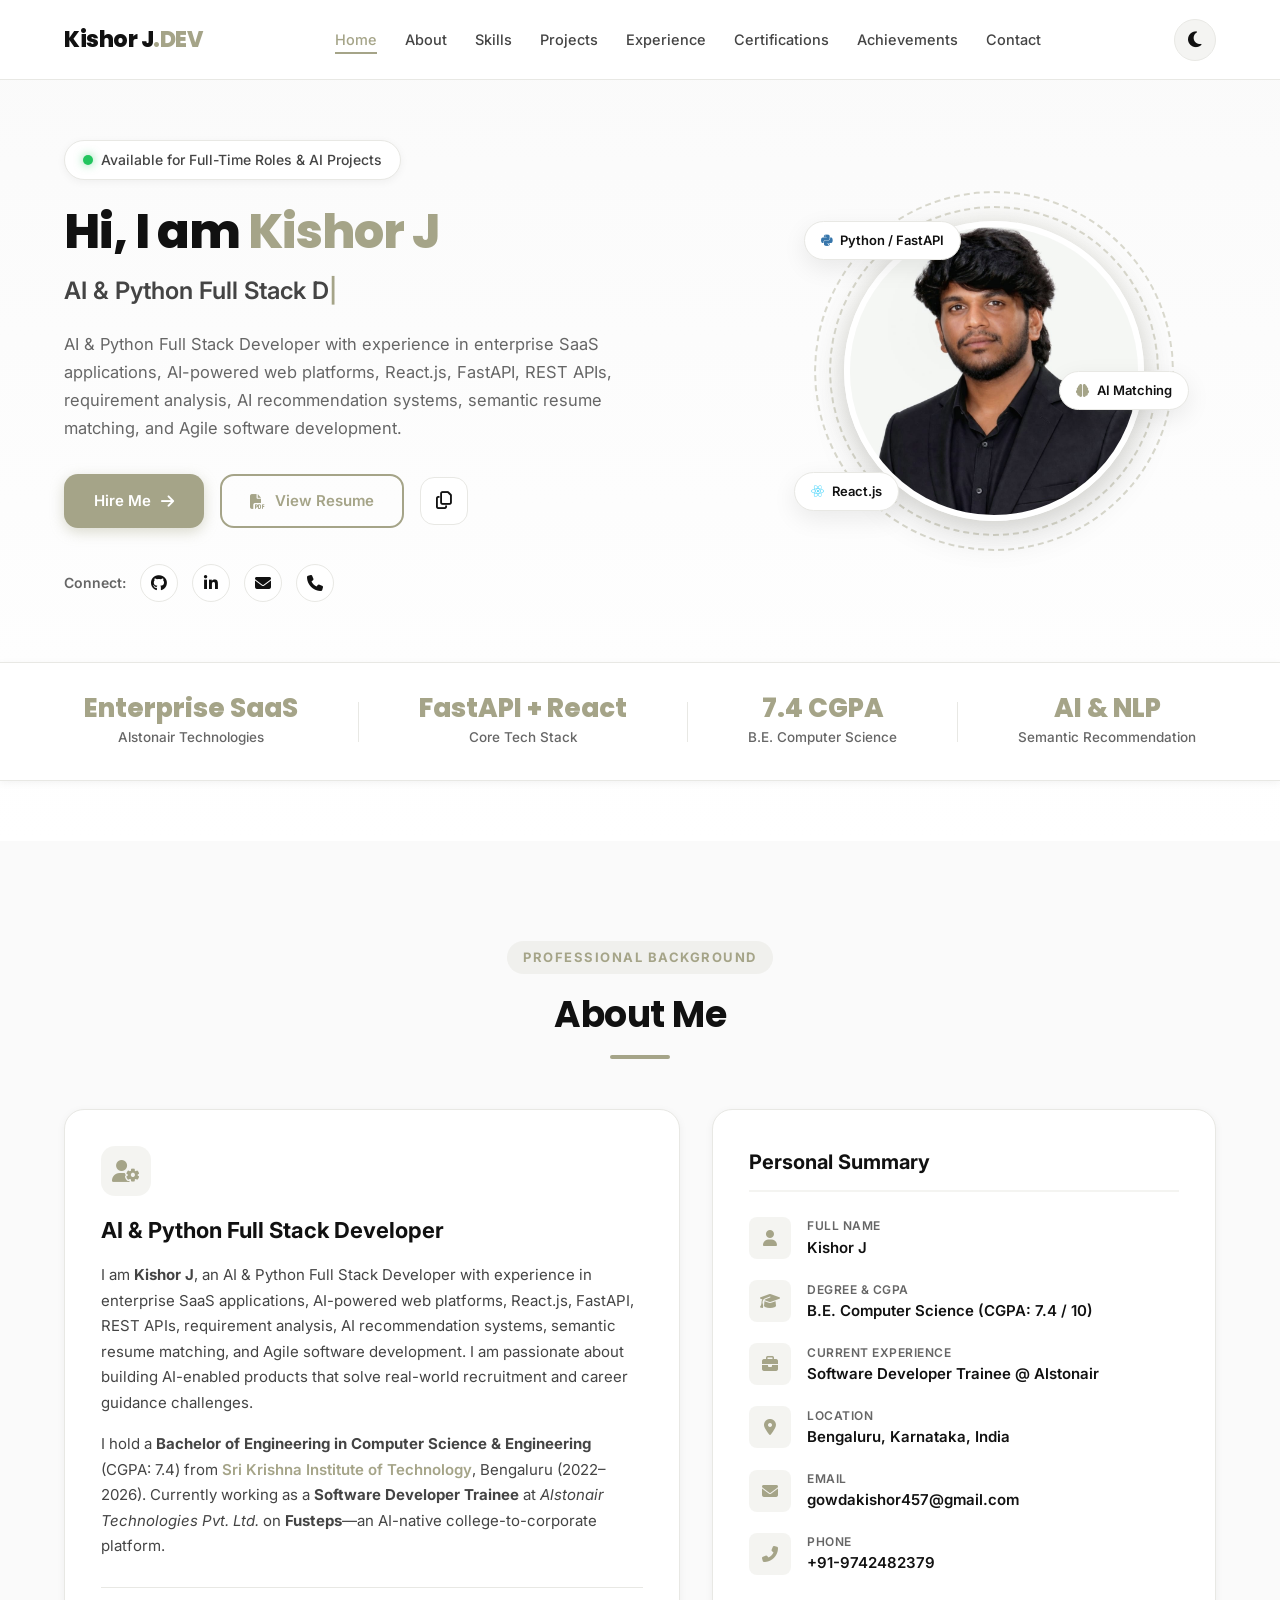
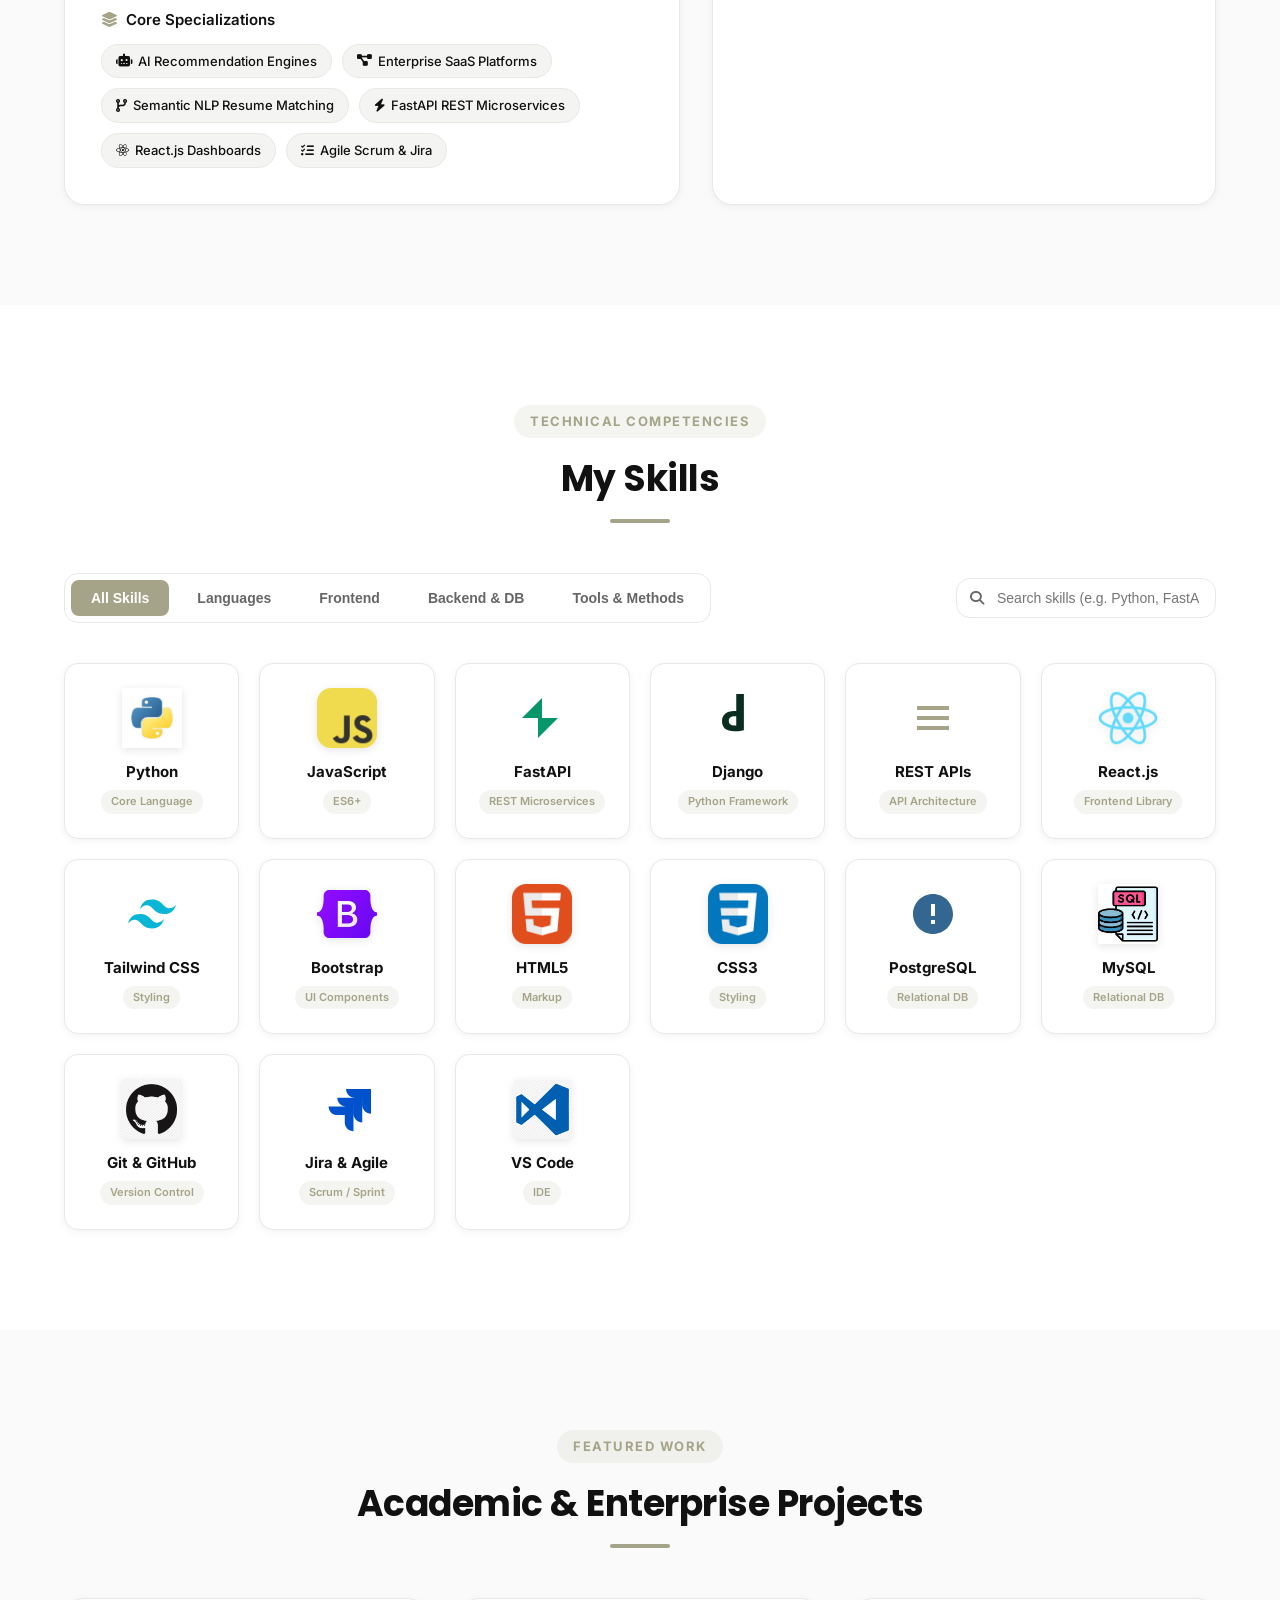
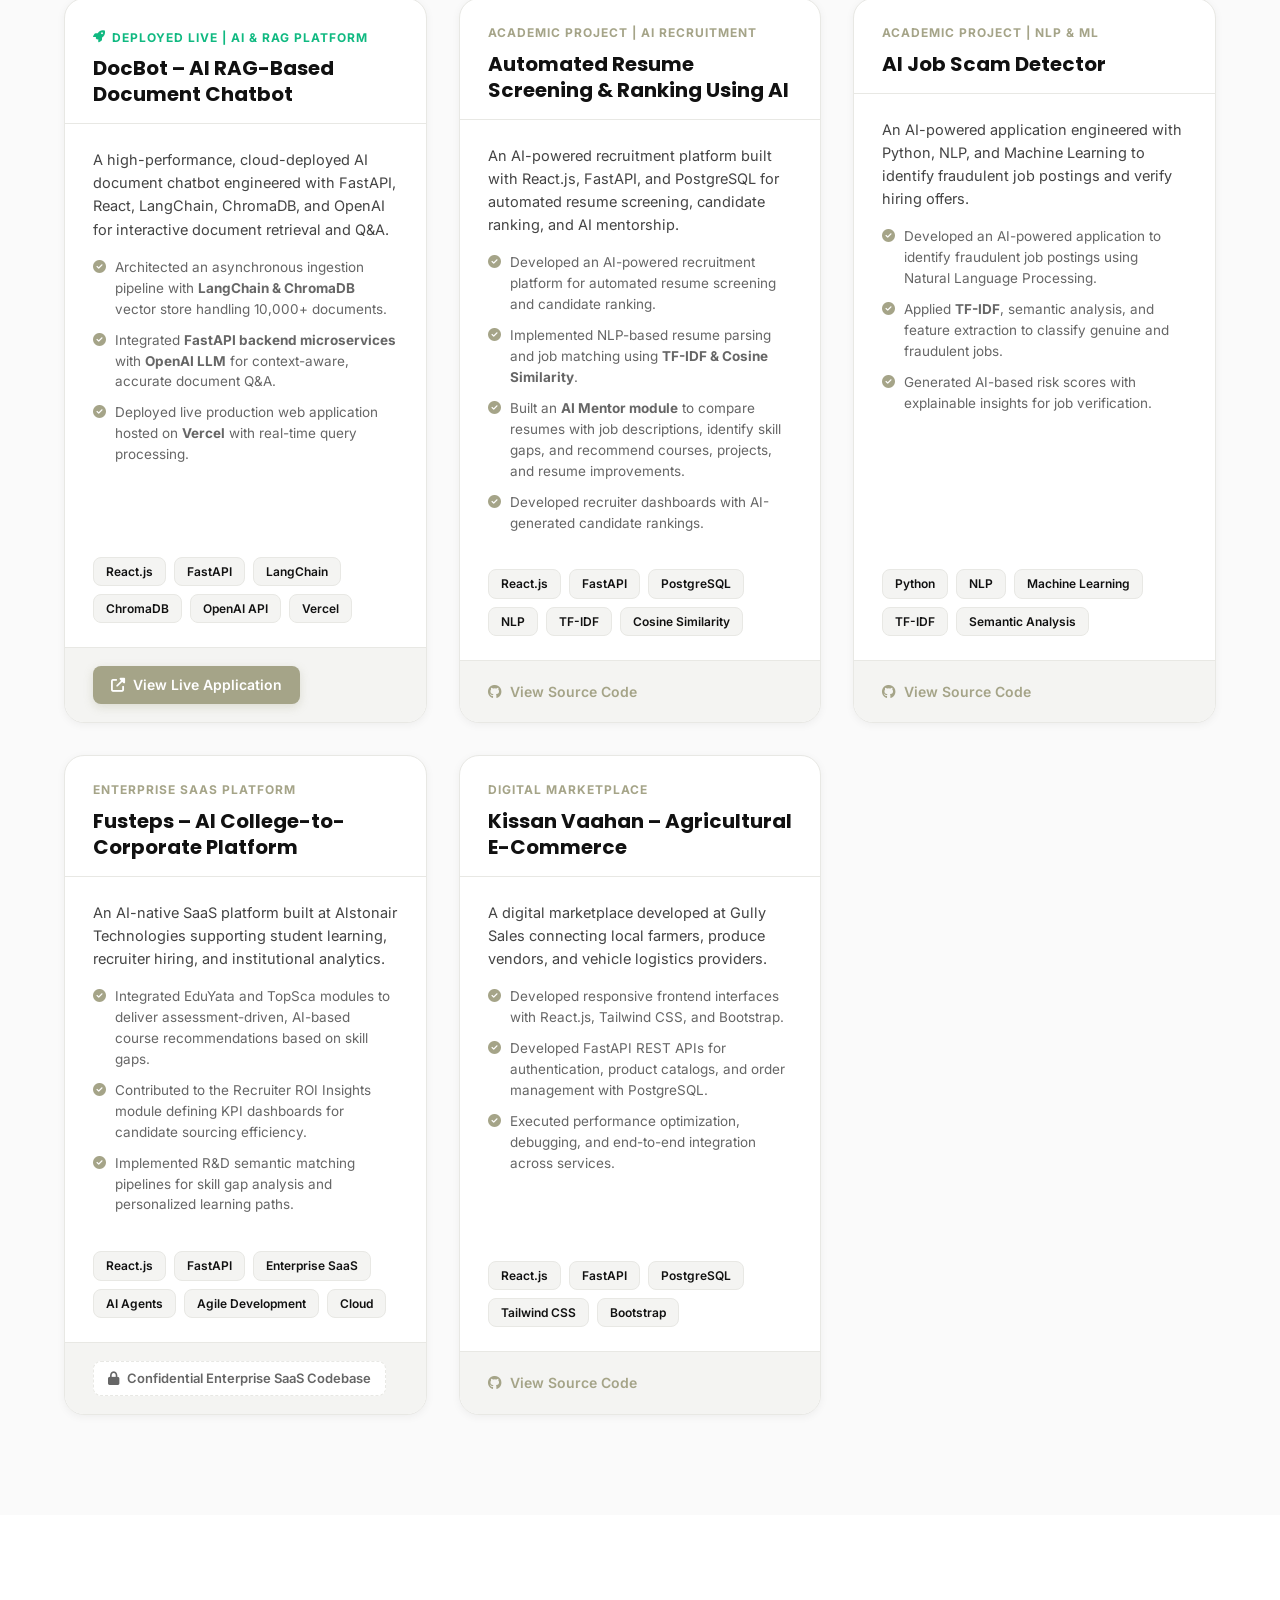
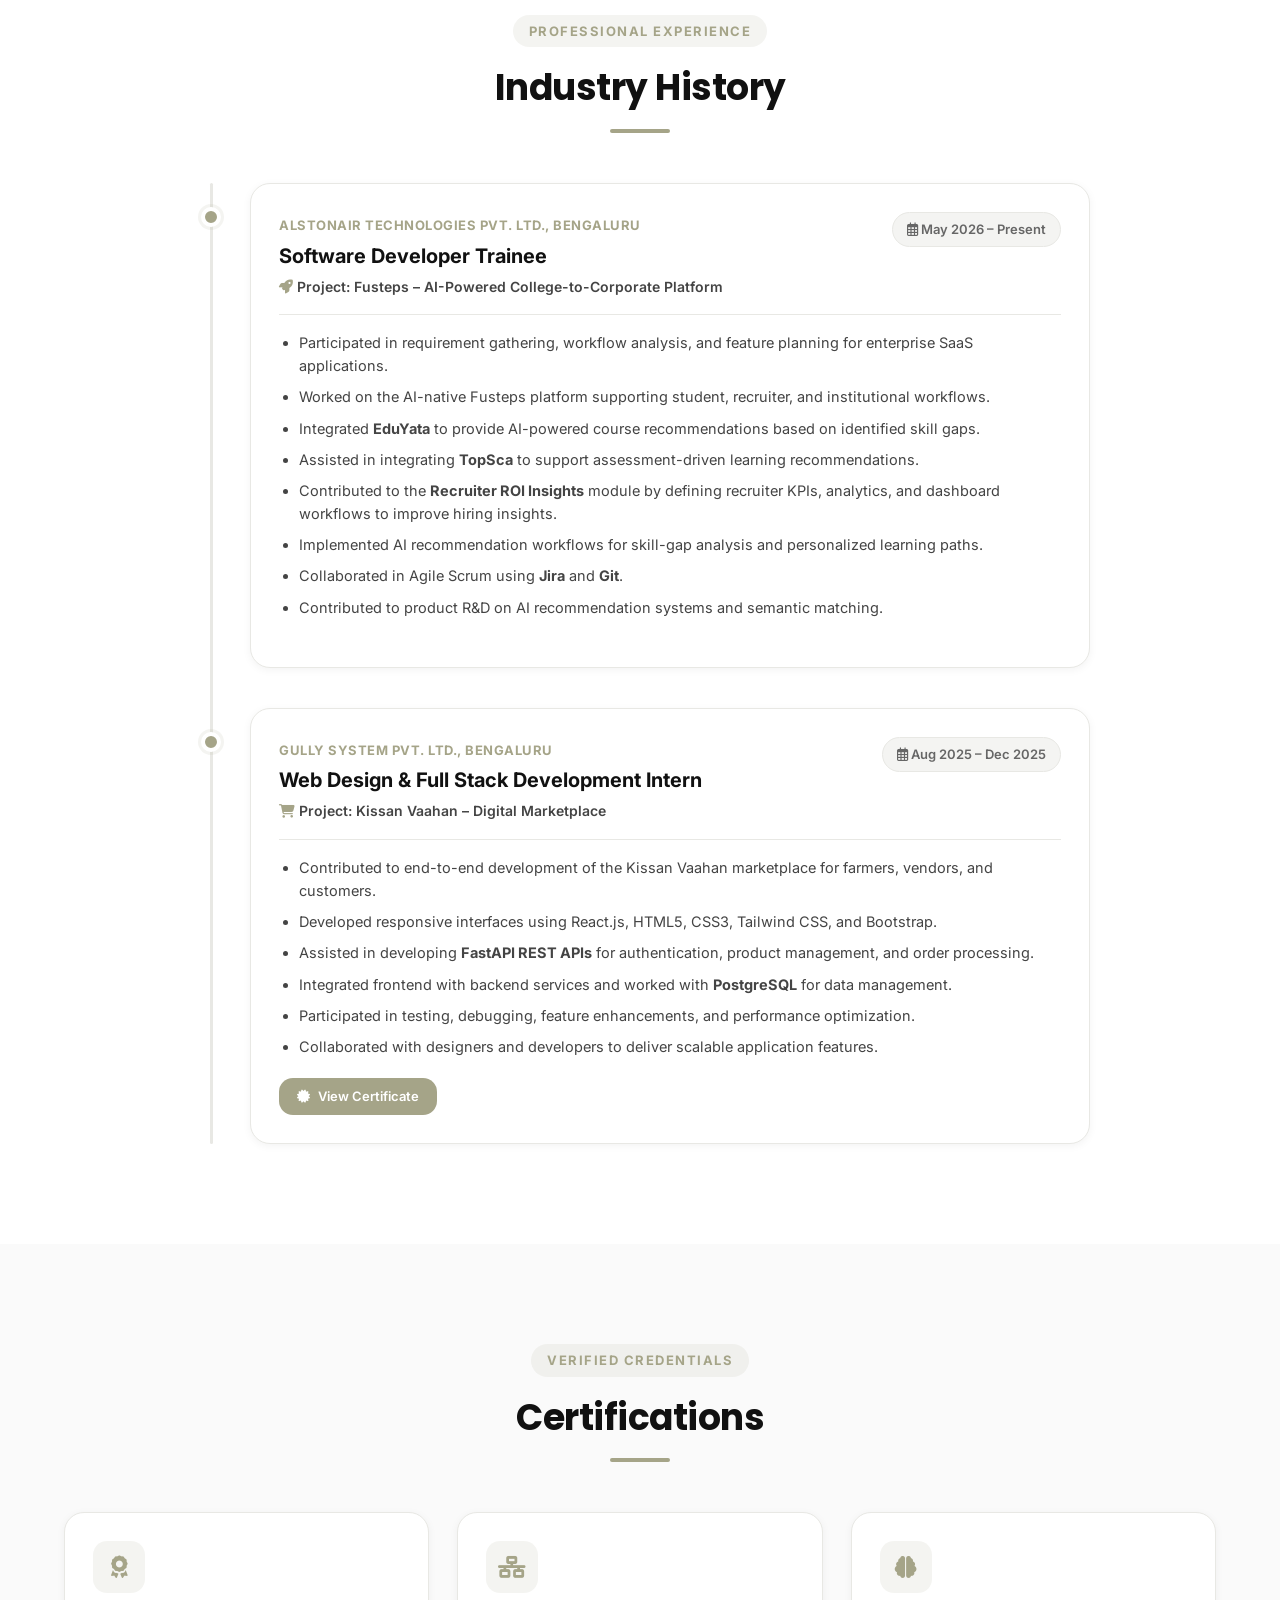
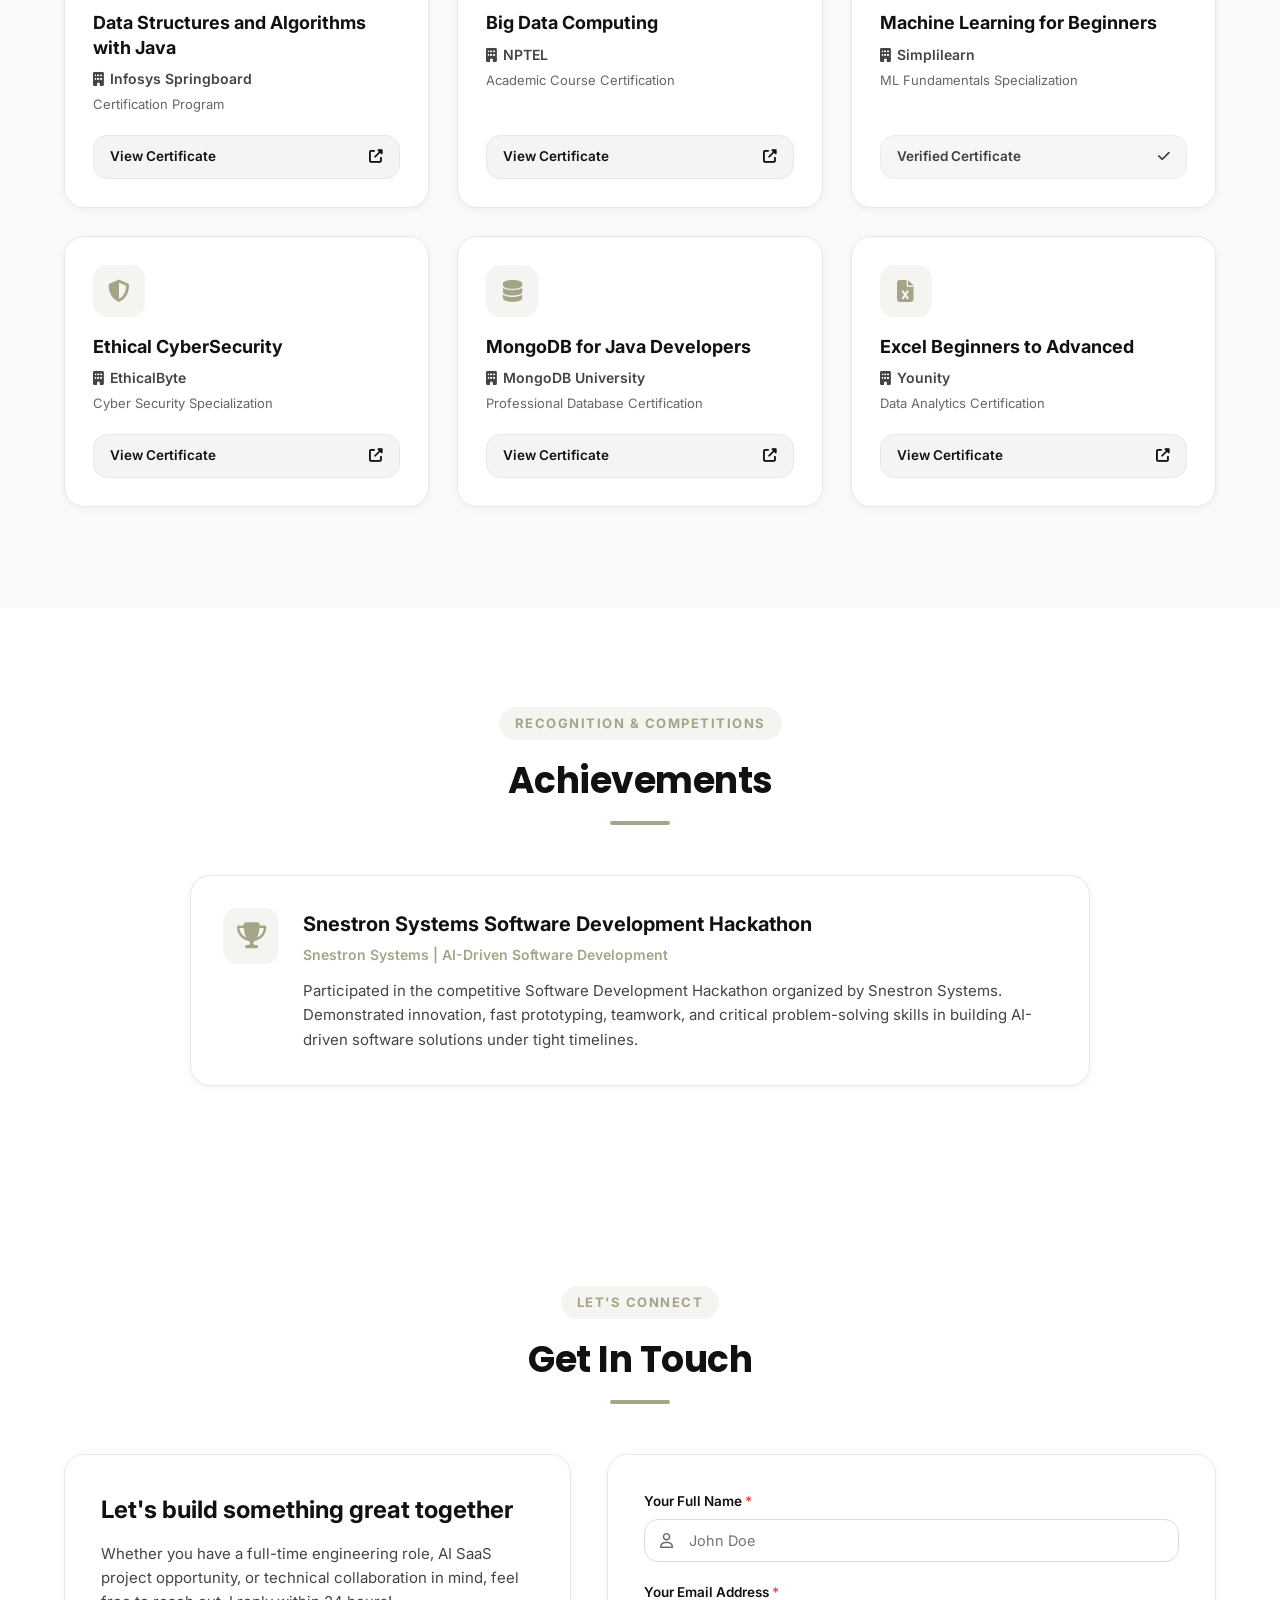
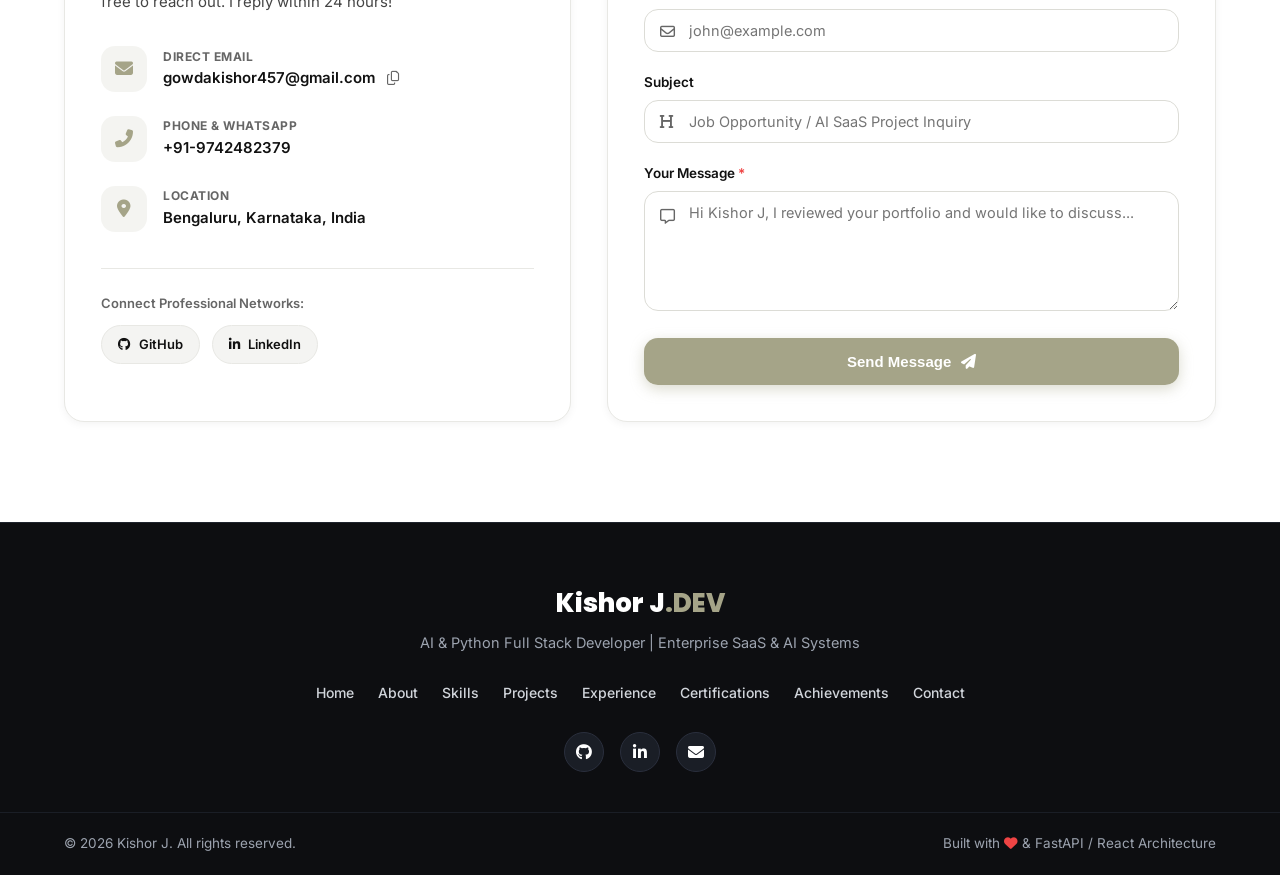
<file: kishor-portfolio/index.html>
<!DOCTYPE html>
<html lang="en" data-theme="light">

<head>
  <meta charset="UTF-8">
  <meta name="viewport" content="width=device-width, initial-scale=1.0">

  <!-- Primary Meta Tags -->
  <title>Kishor J | AI & Python Full Stack Developer Portfolio</title>
  <meta name="title" content="Kishor J | AI & Python Full Stack Developer Portfolio">
  <meta name="description"
    content="Portfolio of Kishor J - AI & Python Full Stack Developer specializing in FastAPI, React.js, PostgreSQL, AI recommendation systems, semantic matching, and enterprise SaaS platforms.">
  <meta name="keywords"
    content="Kishor J, AI Full Stack Developer, Python Developer, FastAPI, React.js, PostgreSQL, Bengaluru Software Developer, Fusteps, Semantic Matching">
  <meta name="author" content="Kishor J">
  <meta name="theme-color" content="#a5a488">

  <!-- Open Graph / Facebook -->
  <meta property="og:type" content="website">
  <meta property="og:url" content="https://kishorj.netlify.app/">
  <meta property="og:title" content="Kishor J | AI & Python Full Stack Developer">
  <meta property="og:description"
    content="AI & Python Full Stack Developer building enterprise SaaS platforms, AI recommendation engines, and high-performance web applications.">
  <meta property="og:image" content="main-sec-img.jpeg">

  <!-- Favicon -->
  <link rel="icon" type="image/svg+xml"
    href="data:image/svg+xml,<svg xmlns='http://www.w3.org/2000/svg' viewBox='0 0 100 100'><rect width='100' height='100' rx='20' fill='%23a5a488'/><text x='50' y='68' font-size='60' font-family='sans-serif' font-weight='bold' text-anchor='middle' fill='%23ffffff'>K</text></svg>">

  <!-- Fonts & Icons -->
  <link rel="preconnect" href="https://fonts.googleapis.com">
  <link rel="preconnect" href="https://fonts.gstatic.com" crossorigin>
  <link
    href="https://fonts.googleapis.com/css2?family=Inter:wght@300;400;500;600;700&family=Poppins:wght@400;500;600;700;800&display=swap"
    rel="stylesheet">
  <link rel="stylesheet" href="https://cdnjs.cloudflare.com/ajax/libs/font-awesome/6.5.1/css/all.min.css">

  <!-- Custom Stylesheet -->
  <link rel="stylesheet" href="style.css">
</head>

<body>

  <!-- READINESS & SKIP LINK -->
  <a href="#main-content" class="skip-link">Skip to main content</a>

  <!-- NAVBAR -->
  <header class="header">
    <nav class="navbar" aria-label="Main Navigation">
      <a href="#" class="logo" aria-label="Kishor J Developer Home">
        <span class="logo-text">Kishor J</span><span class="logo-dot">.DEV</span>
      </a>

      <!-- Desktop Nav Links -->
      <ul class="nav-links" id="nav-links">
        <li><a href="#home" class="nav-link active">Home</a></li>
        <li><a href="#about" class="nav-link">About</a></li>
        <li><a href="#skills" class="nav-link">Skills</a></li>
        <li><a href="#projects" class="nav-link">Projects</a></li>
        <li><a href="#internship" class="nav-link">Experience</a></li>
        <li><a href="#certifications" class="nav-link">Certifications</a></li>
        <li><a href="#achievements" class="nav-link">Achievements</a></li>
        <li><a href="#contact" class="nav-link">Contact</a></li>
      </ul>

      <div class="nav-actions">
        <!-- Theme Toggle Switch -->
        <button id="theme-toggle" class="theme-btn" aria-label="Toggle dark and light mode" title="Toggle Theme">
          <i class="fas fa-moon moon-icon"></i>
          <i class="fas fa-sun sun-icon"></i>
        </button>

        <!-- Mobile Menu Hamburger -->
        <button class="mobile-toggle" id="mobile-toggle" aria-label="Toggle mobile menu" aria-expanded="false">
          <span class="bar"></span>
          <span class="bar"></span>
          <span class="bar"></span>
        </button>
      </div>
    </nav>
  </header>

  <!-- MAIN CONTENT WRAPPER -->
  <main id="main-content">

    <!-- HERO SECTION -->
    <section id="home" class="hero-section">
      <div class="container hero-container">
        <div class="hero-content">
          <div class="availability-badge">
            <span class="status-dot"></span> Available for Full-Time Roles & AI Projects
          </div>

          <h1 class="hero-title">
            Hi, I am <span class="highlight">Kishor J</span>
          </h1>

          <h2 class="hero-subtitle">
            <span id="typewriter"></span><span class="type-cursor">|</span>
          </h2>

          <p class="hero-description">
            AI & Python Full Stack Developer with experience in enterprise SaaS applications, AI-powered web platforms,
            React.js, FastAPI, REST APIs, requirement analysis, AI recommendation systems, semantic resume matching, and
            Agile software development.
          </p>

          <div class="hero-actions">
            <a href="#contact" class="btn btn-primary">
              <span>Hire Me</span>
              <i class="fas fa-arrow-right"></i>
            </a>
            <a href="Kishor_J_Resume.pdf" class="btn btn-outline" target="_blank" rel="noopener noreferrer">
              <i class="fas fa-file-pdf"></i>
              <span>View Resume</span>
            </a>
            <button class="btn btn-icon" id="hero-copy-email" title="Copy Email to Clipboard" aria-label="Copy Email">
              <i class="far fa-copy"></i>
            </button>
          </div>

          <!-- Quick Social Links -->
          <div class="hero-socials">
            <span class="social-label">Connect:</span>
            <a href="https://github.com/Kishor052" target="_blank" rel="noopener noreferrer" aria-label="GitHub Profile"
              class="social-link" title="GitHub">
              <i class="fab fa-github"></i>
            </a>
            <a href="https://www.linkedin.com/in/kishorj052" target="_blank" rel="noopener noreferrer"
              aria-label="LinkedIn Profile" class="social-link" title="LinkedIn">
              <i class="fab fa-linkedin-in"></i>
            </a>
            <a href="mailto:gowdakishor457@gmail.com" class="social-link" aria-label="Email" title="Email Me">
              <i class="fas fa-envelope"></i>
            </a>
            <a href="tel:+919742482379" class="social-link" aria-label="Phone" title="Call Me">
              <i class="fas fa-phone"></i>
            </a>
          </div>
        </div>

        <!-- Hero Avatar Right -->
        <div class="hero-visual">
          <div class="avatar-wrapper">
            <div class="avatar-ring ring-1"></div>
            <div class="avatar-ring ring-2"></div>
            <div class="avatar-card">
              <img src="main-sec-img.jpeg" alt="Kishor J - AI & Python Full Stack Developer" class="hero-img">
            </div>

            <!-- Floating Tech Badges -->
            <div class="tech-badge badge-1">
              <i class="fab fa-python" style="color: #3776ab;"></i>
              <span>Python / FastAPI</span>
            </div>
            <div class="tech-badge badge-2">
              <i class="fab fa-react" style="color: #61dafb;"></i>
              <span>React.js</span>
            </div>
            <div class="tech-badge badge-3">
              <i class="fas fa-brain" style="color: #a5a488;"></i>
              <span>AI Matching</span>
            </div>
          </div>
        </div>
      </div>

      <!-- Quick Metrics Bar -->
      <div class="stats-bar">
        <div class="container stats-grid">
          <div class="stat-item">
            <span class="stat-number">Enterprise SaaS</span>
            <span class="stat-label">Alstonair Technologies</span>
          </div>
          <div class="stat-divider"></div>
          <div class="stat-item">
            <span class="stat-number">FastAPI + React</span>
            <span class="stat-label">Core Tech Stack</span>
          </div>
          <div class="stat-divider"></div>
          <div class="stat-item">
            <span class="stat-number">7.4 CGPA</span>
            <span class="stat-label">B.E. Computer Science</span>
          </div>
          <div class="stat-divider"></div>
          <div class="stat-item">
            <span class="stat-number">AI & NLP</span>
            <span class="stat-label">Semantic Recommendation</span>
          </div>
        </div>
      </div>
    </section>

    <!-- ABOUT SECTION -->
    <section id="about" class="section about-section">
      <div class="container">
        <div class="section-header text-center">
          <span class="section-tag">Professional Background</span>
          <h2 class="section-title">About Me</h2>
          <div class="title-underline"></div>
        </div>

        <div class="about-grid">
          <!-- Story Column -->
          <div class="about-story-card">
            <div class="card-icon-badge">
              <i class="fas fa-user-gear"></i>
            </div>
            <h3>AI & Python Full Stack Developer</h3>
            <p>
              I am <strong>Kishor J</strong>, an AI & Python Full Stack Developer with experience in enterprise SaaS
              applications,
              AI-powered web platforms, React.js, FastAPI, REST APIs, requirement analysis, AI recommendation systems,
              semantic resume matching, and Agile software development. I am passionate about building AI-enabled
              products that solve real-world recruitment and career guidance challenges.
            </p>
            <p>
              I hold a <strong>Bachelor of Engineering in Computer Science & Engineering</strong> (CGPA: 7.4) from
              <span class="accent-bold">Sri Krishna Institute of Technology</span>, Bengaluru (2022–2026). Currently
              working as a
              <strong>Software Developer Trainee</strong> at <em>Alstonair Technologies Pvt. Ltd.</em> on
              <strong>Fusteps</strong>—an AI-native college-to-corporate platform.
            </p>

            <!-- Key Domains -->
            <div class="interests-container">
              <h4 class="interests-title"><i class="fas fa-layer-group"></i> Core Specializations</h4>
              <div class="interests-tags">
                <span class="interest-pill"><i class="fas fa-robot"></i> AI Recommendation Engines</span>
                <span class="interest-pill"><i class="fas fa-project-diagram"></i> Enterprise SaaS Platforms</span>
                <span class="interest-pill"><i class="fas fa-code-branch"></i> Semantic NLP Resume Matching</span>
                <span class="interest-pill"><i class="fas fa-bolt"></i> FastAPI REST Microservices</span>
                <span class="interest-pill"><i class="fab fa-react"></i> React.js Dashboards</span>
                <span class="interest-pill"><i class="fas fa-tasks"></i> Agile Scrum & Jira</span>
              </div>
            </div>
          </div>

          <!-- Quick Info Card -->
          <div class="about-info-card">
            <h3 class="info-card-title">Personal Summary</h3>
            <ul class="info-list">
              <li class="info-item">
                <div class="info-icon"><i class="fas fa-user"></i></div>
                <div class="info-content">
                  <span class="info-label">Full Name</span>
                  <span class="info-value">Kishor J</span>
                </div>
              </li>
              <li class="info-item">
                <div class="info-icon"><i class="fas fa-graduation-cap"></i></div>
                <div class="info-content">
                  <span class="info-label">Degree & CGPA</span>
                  <span class="info-value">B.E. Computer Science (CGPA: 7.4 / 10)</span>
                </div>
              </li>
              <li class="info-item">
                <div class="info-icon"><i class="fas fa-briefcase"></i></div>
                <div class="info-content">
                  <span class="info-label">Current Experience</span>
                  <span class="info-value">Software Developer Trainee @ Alstonair</span>
                </div>
              </li>
              <li class="info-item">
                <div class="info-icon"><i class="fas fa-map-marker-alt"></i></div>
                <div class="info-content">
                  <span class="info-label">Location</span>
                  <span class="info-value">Bengaluru, Karnataka, India</span>
                </div>
              </li>
              <li class="info-item">
                <div class="info-icon"><i class="fas fa-envelope"></i></div>
                <div class="info-content">
                  <span class="info-label">Email</span>
                  <a href="mailto:gowdakishor457@gmail.com" class="info-value link-accent">gowdakishor457@gmail.com</a>
                </div>
              </li>
              <li class="info-item">
                <div class="info-icon"><i class="fas fa-phone-alt"></i></div>
                <div class="info-content">
                  <span class="info-label">Phone</span>
                  <a href="tel:+919742482379" class="info-value link-accent">+91-9742482379</a>
                </div>
              </li>
            </ul>
          </div>
        </div>
      </div>
    </section>

    <!-- SKILLS SECTION -->
    <section id="skills" class="section skills-section">
      <div class="container">
        <div class="section-header text-center">
          <span class="section-tag">Technical Competencies</span>
          <h2 class="section-title">My Skills</h2>
          <div class="title-underline"></div>
        </div>

        <!-- Skills Filter Controls -->
        <div class="skills-filter-wrapper">
          <div class="skills-tabs" role="tablist">
            <button class="tab-btn active" data-filter="all" role="tab" aria-selected="true">All Skills</button>
            <button class="tab-btn" data-filter="languages" role="tab">Languages</button>
            <button class="tab-btn" data-filter="frontend" role="tab">Frontend</button>
            <button class="tab-btn" data-filter="backend" role="tab">Backend & DB</button>
            <button class="tab-btn" data-filter="tools" role="tab">Tools & Methods</button>
          </div>

          <div class="skills-search">
            <i class="fas fa-search search-icon"></i>
            <input type="text" id="skill-search-input" placeholder="Search skills (e.g. Python, FastAPI, React)..."
              aria-label="Search skills">
          </div>
        </div>

        <!-- Skills Grid -->
        <div class="skills-grid" id="skills-grid">

          <!-- Python -->
          <div class="skill-card" data-category="languages backend" data-name="python">
            <div class="skill-icon-box">
              <img src="python.png" alt="Python Icon" class="skill-icon">
            </div>
            <h4 class="skill-name">Python</h4>
            <span class="skill-badge">Core Language</span>
          </div>

          <!-- JavaScript -->
          <div class="skill-card" data-category="languages frontend" data-name="javascript">
            <div class="skill-icon-box">
              <img src="javascript.png" alt="JavaScript Icon" class="skill-icon">
            </div>
            <h4 class="skill-name">JavaScript</h4>
            <span class="skill-badge">ES6+</span>
          </div>

          <!-- FastAPI -->
          <div class="skill-card" data-category="backend" data-name="fastapi">
            <div class="skill-icon-box svg-box">
              <svg viewBox="0 0 24 24" class="skill-svg-icon" fill="none" xmlns="http://www.w3.org/2000/svg">
                <path d="M12 2L2 12h8v10l10-10h-8V2z" fill="#059669" />
              </svg>
            </div>
            <h4 class="skill-name">FastAPI</h4>
            <span class="skill-badge">REST Microservices</span>
          </div>

          <!-- Django -->
          <div class="skill-card" data-category="backend" data-name="django">
            <div class="skill-icon-box svg-box">
              <svg viewBox="0 0 24 24" class="skill-svg-icon" fill="none" xmlns="http://www.w3.org/2000/svg">
                <path
                  d="M11.127 0h3.816v18.068c-1.892.42-3.418.57-4.832.57-3.955 0-6.108-1.782-6.108-5.012 0-3.328 2.29-5.184 5.922-5.184.453 0 .762.015 1.202.06V0zm-.005 11.233c-.287-.045-.588-.06-.9-.06-1.79 0-2.82.78-2.82 2.37 0 1.487.973 2.25 2.64 2.25.333 0 .742-.03 1.08-.09V11.233z"
                  fill="#092E20" />
              </svg>
            </div>
            <h4 class="skill-name">Django</h4>
            <span class="skill-badge">Python Framework</span>
          </div>

          <!-- REST APIs -->
          <div class="skill-card" data-category="backend" data-name="rest apis">
            <div class="skill-icon-box svg-box">
              <svg viewBox="0 0 24 24" class="skill-svg-icon" fill="none" xmlns="http://www.w3.org/2000/svg">
                <path d="M4 6h16v2H4V6zm0 5h16v2H4v-2zm0 5h16v2H4v-2z" fill="#a5a488" />
              </svg>
            </div>
            <h4 class="skill-name">REST APIs</h4>
            <span class="skill-badge">API Architecture</span>
          </div>

          <!-- React.js -->
          <div class="skill-card" data-category="frontend" data-name="react">
            <div class="skill-icon-box">
              <img src="react.png" alt="React Icon" class="skill-icon">
            </div>
            <h4 class="skill-name">React.js</h4>
            <span class="skill-badge">Frontend Library</span>
          </div>

          <!-- Tailwind CSS -->
          <div class="skill-card" data-category="frontend" data-name="tailwind css">
            <div class="skill-icon-box svg-box">
              <svg viewBox="0 0 24 24" class="skill-svg-icon" fill="none" xmlns="http://www.w3.org/2000/svg">
                <path
                  d="M12.001 4.8c-3.2 0-5.2 1.6-6 4.8 1.2-1.6 2.6-2.2 4.2-1.8.913.228 1.565.89 2.288 1.624C13.666 10.618 15.027 12 18.001 12c3.2 0 5.2-1.6 6-4.8-1.2 1.6-2.6 2.2-4.2 1.8-.913-.228-1.565-.89-2.288-1.624C16.336 6.182 14.975 4.8 12.001 4.8zm-6 7.2c-3.2 0-5.2 1.6-6 4.8 1.2-1.6 2.6-2.2 4.2-1.8.913.228 1.565.89 2.288 1.624C7.666 17.818 9.027 19.2 12.001 19.2c3.2 0 5.2-1.6 6-4.8-1.2 1.6-2.6 2.2-4.2 1.8-.913-.228-1.565-.89-2.288-1.624C10.336 13.382 8.975 12 6.001 12z"
                  fill="#06B6D4" />
              </svg>
            </div>
            <h4 class="skill-name">Tailwind CSS</h4>
            <span class="skill-badge">Styling</span>
          </div>

          <!-- Bootstrap -->
          <div class="skill-card" data-category="frontend" data-name="bootstrap">
            <div class="skill-icon-box">
              <img src="bootstrap.png" alt="Bootstrap Icon" class="skill-icon">
            </div>
            <h4 class="skill-name">Bootstrap</h4>
            <span class="skill-badge">UI Components</span>
          </div>

          <!-- HTML5 -->
          <div class="skill-card" data-category="frontend" data-name="html">
            <div class="skill-icon-box">
              <img src="html.png" alt="HTML Icon" class="skill-icon">
            </div>
            <h4 class="skill-name">HTML5</h4>
            <span class="skill-badge">Markup</span>
          </div>

          <!-- CSS3 -->
          <div class="skill-card" data-category="frontend" data-name="css">
            <div class="skill-icon-box">
              <img src="css.png" alt="CSS Icon" class="skill-icon">
            </div>
            <h4 class="skill-name">CSS3</h4>
            <span class="skill-badge">Styling</span>
          </div>

          <!-- PostgreSQL -->
          <div class="skill-card" data-category="backend" data-name="postgresql">
            <div class="skill-icon-box svg-box">
              <svg viewBox="0 0 24 24" class="skill-svg-icon" fill="none" xmlns="http://www.w3.org/2000/svg">
                <path
                  d="M12 2C6.48 2 2 6.48 2 12s4.48 10 10 10 10-4.48 10-10S17.52 2 12 2zm1 15h-2v-2h2v2zm0-4h-2V7h2v6z"
                  fill="#336791" />
              </svg>
            </div>
            <h4 class="skill-name">PostgreSQL</h4>
            <span class="skill-badge">Relational DB</span>
          </div>

          <!-- MySQL -->
          <div class="skill-card" data-category="backend" data-name="mysql">
            <div class="skill-icon-box">
              <img src="mysql.png" alt="MySQL Icon" class="skill-icon">
            </div>
            <h4 class="skill-name">MySQL</h4>
            <span class="skill-badge">Relational DB</span>
          </div>

          <!-- Git & GitHub -->
          <div class="skill-card" data-category="tools" data-name="git github">
            <div class="skill-icon-box">
              <img src="github.png" alt="GitHub Icon" class="skill-icon">
            </div>
            <h4 class="skill-name">Git & GitHub</h4>
            <span class="skill-badge">Version Control</span>
          </div>

          <!-- Jira -->
          <div class="skill-card" data-category="tools" data-name="jira agile">
            <div class="skill-icon-box svg-box">
              <svg viewBox="0 0 24 24" class="skill-svg-icon" fill="none" xmlns="http://www.w3.org/2000/svg">
                <path
                  d="M11.53 2c0 2.4 1.97 4.35 4.38 4.35h3.74v3.71c0 2.4 1.97 4.35 4.35 4.35V2h-12.47zm-4.38 4.35c0 2.4 1.97 4.35 4.38 4.35h3.74v3.71c0 2.4 1.97 4.35 4.35 4.35V6.35H7.15zm-4.35 4.35c0 2.4 1.97 4.35 4.35 4.35h3.74v3.71c0 2.4 1.97 4.35 4.35 4.35V10.7H2.8z"
                  fill="#0052CC" />
              </svg>
            </div>
            <h4 class="skill-name">Jira & Agile</h4>
            <span class="skill-badge">Scrum / Sprint</span>
          </div>

          <!-- VS Code -->
          <div class="skill-card" data-category="tools" data-name="vs code">
            <div class="skill-icon-box">
              <img src="vscode.png" alt="VS Code Icon" class="skill-icon">
            </div>
            <h4 class="skill-name">VS Code</h4>
            <span class="skill-badge">IDE</span>
          </div>

        </div>
      </div>
    </section>

    <!-- PROJECTS SECTION -->
    <section id="projects" class="section projects-section">
      <div class="container">
        <div class="section-header text-center">
          <span class="section-tag">Featured Work</span>
          <h2 class="section-title">Academic & Enterprise Projects</h2>
          <div class="title-underline"></div>
        </div>

        <div class="projects-grid">

          <!-- Deployed Project: DocBot AI Chatbot -->
          <article class="project-card">
            <div class="project-card-header">
              <div class="project-type-badge deployed-badge"><i class="fas fa-rocket"></i> Deployed Live | AI &amp; RAG
                Platform</div>
              <h3 class="project-title">DocBot – AI RAG-Based Document Chatbot</h3>
            </div>
            <div class="project-body">
              <p class="project-desc">
                A high-performance, cloud-deployed AI document chatbot engineered with FastAPI, React, LangChain,
                ChromaDB, and OpenAI for interactive document retrieval and Q&amp;A.
              </p>
              <ul class="project-features">
                <li><i class="fas fa-check-circle"></i> Architected an asynchronous ingestion pipeline with
                  <strong>LangChain &amp; ChromaDB</strong> vector store handling 10,000+ documents.
                </li>
                <li><i class="fas fa-check-circle"></i> Integrated <strong>FastAPI backend microservices</strong> with
                  <strong>OpenAI LLM</strong> for context-aware, accurate document Q&amp;A.
                </li>
                <li><i class="fas fa-check-circle"></i> Deployed live production web application hosted on
                  <strong>Vercel</strong> with real-time query processing.
                </li>
              </ul>
              <div class="project-tags">
                <span class="tag">React.js</span>
                <span class="tag">FastAPI</span>
                <span class="tag">LangChain</span>
                <span class="tag">ChromaDB</span>
                <span class="tag">OpenAI API</span>
                <span class="tag">Vercel</span>
              </div>
            </div>
            <div class="project-footer">
              <a href="https://docbot-ai-chatbot.vercel.app/" class="project-link-btn live-btn" target="_blank"
                rel="noopener noreferrer">
                <i class="fas fa-external-link-alt"></i>
                <span>View Live Application</span>
              </a>
            </div>
          </article>

          <!-- Project 2: Automated Resume Screening & Ranking Using AI -->
          <article class="project-card">
            <div class="project-card-header">
              <div class="project-type-badge">Academic Project | AI Recruitment</div>
              <h3 class="project-title">Automated Resume Screening & Ranking Using AI</h3>
            </div>
            <div class="project-body">
              <p class="project-desc">
                An AI-powered recruitment platform built with React.js, FastAPI, and PostgreSQL for automated resume
                screening, candidate ranking, and AI mentorship.
              </p>
              <ul class="project-features">
                <li><i class="fas fa-check-circle"></i> Developed an AI-powered recruitment platform for automated
                  resume screening and candidate ranking.</li>
                <li><i class="fas fa-check-circle"></i> Implemented NLP-based resume parsing and job matching using
                  <strong>TF-IDF &amp; Cosine Similarity</strong>.
                </li>
                <li><i class="fas fa-check-circle"></i> Built an <strong>AI Mentor module</strong> to compare resumes
                  with job descriptions, identify skill gaps, and recommend courses, projects, and resume improvements.
                </li>
                <li><i class="fas fa-check-circle"></i> Developed recruiter dashboards with AI-generated candidate
                  rankings.</li>
              </ul>
              <div class="project-tags">
                <span class="tag">React.js</span>
                <span class="tag">FastAPI</span>
                <span class="tag">PostgreSQL</span>
                <span class="tag">NLP</span>
                <span class="tag">TF-IDF</span>
                <span class="tag">Cosine Similarity</span>
              </div>
            </div>
            <div class="project-footer">
              <a href="https://github.com/Kishor052/AUTOMATED-RESUME-SCREENING-AND-RANKING-USING-AI-.git"
                class="project-link-btn" target="_blank" rel="noopener noreferrer">
                <i class="fab fa-github"></i>
                <span>View Source Code</span>
              </a>
            </div>
          </article>

          <!-- Project 3: AI Job Scam Detector -->
          <article class="project-card">
            <div class="project-card-header">
              <div class="project-type-badge">Academic Project | NLP & ML</div>
              <h3 class="project-title">AI Job Scam Detector</h3>
            </div>
            <div class="project-body">
              <p class="project-desc">
                An AI-powered application engineered with Python, NLP, and Machine Learning to identify fraudulent job
                postings and verify hiring offers.
              </p>
              <ul class="project-features">
                <li><i class="fas fa-check-circle"></i> Developed an AI-powered application to identify fraudulent job
                  postings using Natural Language Processing.</li>
                <li><i class="fas fa-check-circle"></i> Applied <strong>TF-IDF</strong>, semantic analysis, and feature
                  extraction to classify genuine and fraudulent jobs.</li>
                <li><i class="fas fa-check-circle"></i> Generated AI-based risk scores with explainable insights for job
                  verification.</li>
              </ul>
              <div class="project-tags">
                <span class="tag">Python</span>
                <span class="tag">NLP</span>
                <span class="tag">Machine Learning</span>
                <span class="tag">TF-IDF</span>
                <span class="tag">Semantic Analysis</span>
              </div>
            </div>
            <div class="project-footer">
              <a href="https://github.com/Kishor052/JobScamDetector.git" class="project-link-btn" target="_blank"
                rel="noopener noreferrer">
                <i class="fab fa-github"></i>
                <span>View Source Code</span>
              </a>
            </div>
          </article>

          <!-- Project 4: Fusteps – AI College-to-Corporate Platform -->
          <article class="project-card">
            <div class="project-card-header">
              <div class="project-type-badge">Enterprise SaaS Platform</div>
              <h3 class="project-title">Fusteps – AI College-to-Corporate Platform</h3>
            </div>
            <div class="project-body">
              <p class="project-desc">
                An AI-native SaaS platform built at Alstonair Technologies supporting student learning, recruiter
                hiring, and institutional analytics.
              </p>
              <ul class="project-features">
                <li><i class="fas fa-check-circle"></i> Integrated EduYata and TopSca modules to deliver
                  assessment-driven, AI-based course recommendations based on skill gaps.</li>
                <li><i class="fas fa-check-circle"></i> Contributed to the Recruiter ROI Insights module defining KPI
                  dashboards for candidate sourcing efficiency.</li>
                <li><i class="fas fa-check-circle"></i> Implemented R&amp;D semantic matching pipelines for skill gap
                  analysis and personalized learning paths.</li>
              </ul>
              <div class="project-tags">
                <span class="tag">React.js</span>
                <span class="tag">FastAPI</span>
                <span class="tag">Enterprise SaaS</span>
                <span class="tag">AI Agents</span>
                <span class="tag">Agile Development</span>
                <span class="tag">Cloud</span>
              </div>
            </div>
            <div class="project-footer">
              <span class="project-confidential-btn">
                <i class="fas fa-lock"></i> Confidential Enterprise SaaS Codebase
              </span>
            </div>
          </article>

          <!-- Project 5: Kissan Vaahan – Digital Marketplace -->
          <article class="project-card">
            <div class="project-card-header">
              <div class="project-type-badge">Digital Marketplace</div>
              <h3 class="project-title">Kissan Vaahan – Agricultural E-Commerce</h3>
            </div>
            <div class="project-body">
              <p class="project-desc">
                A digital marketplace developed at Gully Sales connecting local farmers, produce vendors, and vehicle
                logistics providers.
              </p>
              <ul class="project-features">
                <li><i class="fas fa-check-circle"></i> Developed responsive frontend interfaces with React.js, Tailwind
                  CSS, and Bootstrap.</li>
                <li><i class="fas fa-check-circle"></i> Developed FastAPI REST APIs for authentication, product
                  catalogs, and order management with PostgreSQL.</li>
                <li><i class="fas fa-check-circle"></i> Executed performance optimization, debugging, and end-to-end
                  integration across services.</li>
              </ul>
              <div class="project-tags">
                <span class="tag">React.js</span>
                <span class="tag">FastAPI</span>
                <span class="tag">PostgreSQL</span>
                <span class="tag">Tailwind CSS</span>
                <span class="tag">Bootstrap</span>
              </div>
            </div>
            <div class="project-footer">
              <a href="https://github.com/Kishor052/Kissan-Vaahan.git" class="project-link-btn" target="_blank"
                rel="noopener noreferrer">
                <i class="fab fa-github"></i>
                <span>View Source Code</span>
              </a>
            </div>
          </article>

        </div>
      </div>
    </section>

    <!-- EXPERIENCE SECTION -->
    <section id="internship" class="section internship-section">
      <div class="container">
        <div class="section-header text-center">
          <span class="section-tag">Professional Experience</span>
          <h2 class="section-title">Industry History</h2>
          <div class="title-underline"></div>
        </div>

        <div class="timeline">

          <!-- Experience Item 1 -->
          <div class="timeline-item">
            <div class="timeline-dot"></div>
            <div class="timeline-content">
              <div class="timeline-header">
                <div>
                  <span class="company-badge">Alstonair Technologies Pvt. Ltd., Bengaluru</span>
                  <h3 class="role-title">Software Developer Trainee</h3>
                  <span class="project-subtitle-text"><i class="fas fa-rocket"></i> Project: Fusteps – AI-Powered
                    College-to-Corporate Platform</span>
                </div>
                <span class="duration-chip"><i class="far fa-calendar-alt"></i> May 2026 – Present</span>
              </div>
              <ul class="experience-points">
                <li>Participated in requirement gathering, workflow analysis, and feature planning for enterprise SaaS
                  applications.</li>
                <li>Worked on the AI-native Fusteps platform supporting student, recruiter, and institutional workflows.
                </li>
                <li>Integrated <strong>EduYata</strong> to provide AI-powered course recommendations based on identified
                  skill gaps.</li>
                <li>Assisted in integrating <strong>TopSca</strong> to support assessment-driven learning
                  recommendations.</li>
                <li>Contributed to the <strong>Recruiter ROI Insights</strong> module by defining recruiter KPIs,
                  analytics, and dashboard workflows to improve hiring insights.</li>
                <li>Implemented AI recommendation workflows for skill-gap analysis and personalized learning paths.</li>
                <li>Collaborated in Agile Scrum using <strong>Jira</strong> and <strong>Git</strong>.</li>
                <li>Contributed to product R&amp;D on AI recommendation systems and semantic matching.</li>
              </ul>
            </div>
          </div>

          <!-- Experience Item 2 -->
          <div class="timeline-item">
            <div class="timeline-dot"></div>
            <div class="timeline-content">
              <div class="timeline-header">
                <div>
                  <span class="company-badge">Gully System Pvt. Ltd., Bengaluru</span>
                  <h3 class="role-title">Web Design & Full Stack Development Intern</h3>
                  <span class="project-subtitle-text"><i class="fas fa-shopping-cart"></i> Project: Kissan Vaahan –
                    Digital Marketplace</span>
                </div>
                <span class="duration-chip"><i class="far fa-calendar-alt"></i> Aug 2025 – Dec 2025</span>
              </div>
              <ul class="experience-points">
                <li>Contributed to end-to-end development of the Kissan Vaahan marketplace for farmers, vendors, and
                  customers.</li>
                <li>Developed responsive interfaces using React.js, HTML5, CSS3, Tailwind CSS, and Bootstrap.</li>
                <li>Assisted in developing <strong>FastAPI REST APIs</strong> for authentication, product management,
                  and order processing.</li>
                <li>Integrated frontend with backend services and worked with <strong>PostgreSQL</strong> for data
                  management.</li>
                <li>Participated in testing, debugging, feature enhancements, and performance optimization.</li>
                <li>Collaborated with designers and developers to deliver scalable application features.</li>
              </ul>
              <div class="timeline-actions">
                <a href="https://drive.google.com/file/d/1F_lKx9Teud-AGRQ9MZ-iL42SvW6DrBG9/view?usp=drive_link"
                  class="cert-pill-btn" target="_blank" rel="noopener noreferrer">
                  <i class="fas fa-certificate"></i> View Certificate
                </a>
              </div>
            </div>
          </div>

        </div>
      </div>
    </section>

    <!-- CERTIFICATIONS SECTION -->
    <section id="certifications" class="section certifications-section">
      <div class="container">
        <div class="section-header text-center">
          <span class="section-tag">Verified Credentials</span>
          <h2 class="section-title">Certifications</h2>
          <div class="title-underline"></div>
        </div>

        <div class="certifications-grid">

          <div class="cert-card">
            <div class="cert-icon-wrapper">
              <i class="fas fa-award"></i>
            </div>
            <div class="cert-info">
              <h3 class="cert-title">Data Structures and Algorithms with Java</h3>
              <p class="cert-issuer"><i class="fas fa-building"></i> Infosys Springboard</p>
              <p class="cert-meta">Certification Program</p>
            </div>
            <a href="https://drive.google.com/file/d/1qQsE0tT-ATafqozjPKhjENjcm_OAiHnH/view?usp=drive_link"
              class="cert-btn" target="_blank" rel="noopener noreferrer">
              <span>View Certificate</span>
              <i class="fas fa-external-link-alt"></i>
            </a>
          </div>

          <div class="cert-card">
            <div class="cert-icon-wrapper">
              <i class="fas fa-network-wired"></i>
            </div>
            <div class="cert-info">
              <h3 class="cert-title">Big Data Computing</h3>
              <p class="cert-issuer"><i class="fas fa-building"></i> NPTEL</p>
              <p class="cert-meta">Academic Course Certification</p>
            </div>
            <a href="https://drive.google.com/file/d/1CrBko4MPfn9fiJZCJoBwJCtrnfwBwV01/view?usp=drive_link"
              class="cert-btn" target="_blank" rel="noopener noreferrer">
              <span>View Certificate</span>
              <i class="fas fa-external-link-alt"></i>
            </a>
          </div>

          <div class="cert-card">
            <div class="cert-icon-wrapper">
              <i class="fas fa-brain"></i>
            </div>
            <div class="cert-info">
              <h3 class="cert-title">Machine Learning for Beginners</h3>
              <p class="cert-issuer"><i class="fas fa-building"></i> Simplilearn</p>
              <p class="cert-meta">ML Fundamentals Specialization</p>
            </div>
            <span class="cert-btn disabled-cert">
              <span>Verified Certificate</span>
              <i class="fas fa-check"></i>
            </span>
          </div>

          <div class="cert-card">
            <div class="cert-icon-wrapper">
              <i class="fas fa-shield-alt"></i>
            </div>
            <div class="cert-info">
              <h3 class="cert-title">Ethical CyberSecurity</h3>
              <p class="cert-issuer"><i class="fas fa-building"></i> EthicalByte</p>
              <p class="cert-meta">Cyber Security Specialization</p>
            </div>
            <a href="https://drive.google.com/file/d/13Swm_wvMcTq8-OY_-I-EECyPxUBeN-Wk/view?usp=drive_link"
              class="cert-btn" target="_blank" rel="noopener noreferrer">
              <span>View Certificate</span>
              <i class="fas fa-external-link-alt"></i>
            </a>
          </div>

          <div class="cert-card">
            <div class="cert-icon-wrapper">
              <i class="fas fa-database"></i>
            </div>
            <div class="cert-info">
              <h3 class="cert-title">MongoDB for Java Developers</h3>
              <p class="cert-issuer"><i class="fas fa-building"></i> MongoDB University</p>
              <p class="cert-meta">Professional Database Certification</p>
            </div>
            <a href="https://drive.google.com/file/d/11abo-FtJVRB-Uc6IWwVac1pR7GXZy-l0/view?usp=drive_link"
              class="cert-btn" target="_blank" rel="noopener noreferrer">
              <span>View Certificate</span>
              <i class="fas fa-external-link-alt"></i>
            </a>
          </div>

          <div class="cert-card">
            <div class="cert-icon-wrapper">
              <i class="fas fa-file-excel"></i>
            </div>
            <div class="cert-info">
              <h3 class="cert-title">Excel Beginners to Advanced</h3>
              <p class="cert-issuer"><i class="fas fa-building"></i> Younity</p>
              <p class="cert-meta">Data Analytics Certification</p>
            </div>
            <a href="https://drive.google.com/file/d/1o2Zw7CQKZRJ3WunzKOpxVYqMoohXBDd4/view?usp=drive_link"
              class="cert-btn" target="_blank" rel="noopener noreferrer">
              <span>View Certificate</span>
              <i class="fas fa-external-link-alt"></i>
            </a>
          </div>

        </div>
      </div>
    </section>

    <!-- ACHIEVEMENTS SECTION -->
    <section id="achievements" class="section achievements-section">
      <div class="container">
        <div class="section-header text-center">
          <span class="section-tag">Recognition &amp; Competitions</span>
          <h2 class="section-title">Achievements</h2>
          <div class="title-underline"></div>
        </div>

        <div class="achievement-card">
          <div class="achievement-icon">
            <i class="fas fa-trophy"></i>
          </div>
          <div class="achievement-content">
            <h3 class="achievement-title">Snestron Systems Software Development Hackathon</h3>
            <p class="achievement-org">Snestron Systems | AI-Driven Software Development</p>
            <p class="achievement-desc">
              Participated in the competitive Software Development Hackathon organized by Snestron Systems.
              Demonstrated innovation, fast prototyping, teamwork, and critical problem-solving skills in building
              AI-driven software solutions under tight timelines.
            </p>
          </div>
        </div>
      </div>
    </section>

    <!-- CONTACT SECTION -->
    <section id="contact" class="section contact-section">
      <div class="container">
        <div class="section-header text-center">
          <span class="section-tag">Let's Connect</span>
          <h2 class="section-title">Get In Touch</h2>
          <div class="title-underline"></div>
        </div>

        <div class="contact-grid">

          <!-- Contact Info Pane -->
          <div class="contact-info-card">
            <h3>Let's build something great together</h3>
            <p>
              Whether you have a full-time engineering role, AI SaaS project opportunity,
              or technical collaboration in mind, feel free to reach out. I reply within 24 hours!
            </p>

            <div class="contact-methods">
              <div class="method-item">
                <div class="method-icon"><i class="fas fa-envelope"></i></div>
                <div>
                  <span class="method-label">Direct Email</span>
                  <div class="method-value-wrapper">
                    <a href="mailto:gowdakishor457@gmail.com" class="method-value">gowdakishor457@gmail.com</a>
                    <button class="copy-btn" id="copy-email-btn" title="Copy email address">
                      <i class="far fa-copy"></i>
                    </button>
                  </div>
                </div>
              </div>

              <div class="method-item">
                <div class="method-icon"><i class="fas fa-phone-alt"></i></div>
                <div>
                  <span class="method-label">Phone & WhatsApp</span>
                  <a href="tel:+919742482379" class="method-value">+91-9742482379</a>
                </div>
              </div>

              <div class="method-item">
                <div class="method-icon"><i class="fas fa-map-marker-alt"></i></div>
                <div>
                  <span class="method-label">Location</span>
                  <span class="method-value">Bengaluru, Karnataka, India</span>
                </div>
              </div>
            </div>

            <!-- Social Links inside Contact -->
            <div class="contact-socials">
              <span>Connect Professional Networks:</span>
              <div class="social-pills">
                <a href="https://github.com/Kishor052" target="_blank" rel="noopener noreferrer" class="social-pill">
                  <i class="fab fa-github"></i> GitHub
                </a>
                <a href="https://www.linkedin.com/in/kishorj052" target="_blank" rel="noopener noreferrer"
                  class="social-pill">
                  <i class="fab fa-linkedin-in"></i> LinkedIn
                </a>
              </div>
            </div>
          </div>

          <!-- Contact Form Pane -->
          <div class="contact-form-wrapper">
            <div class="form-response-msg" id="form-response-msg" style="display: none;"></div>
            <form class="contact-form" id="contact-form" novalidate>
              <div class="form-group">
                <label for="contact-name">Your Full Name <span class="required">*</span></label>
                <div class="input-with-icon">
                  <i class="far fa-user input-icon"></i>
                  <input type="text" id="contact-name" name="name" placeholder="John Doe" required>
                </div>
                <span class="error-msg" id="name-error">Please enter your name</span>
              </div>

              <div class="form-group">
                <label for="contact-email">Your Email Address <span class="required">*</span></label>
                <div class="input-with-icon">
                  <i class="far fa-envelope input-icon"></i>
                  <input type="email" id="contact-email" name="email" placeholder="john@example.com" required>
                </div>
                <span class="error-msg" id="email-error">Please enter a valid email address</span>
              </div>

              <div class="form-group">
                <label for="contact-subject">Subject</label>
                <div class="input-with-icon">
                  <i class="fas fa-heading input-icon"></i>
                  <input type="text" id="contact-subject" name="subject"
                    placeholder="Job Opportunity / AI SaaS Project Inquiry">
                </div>
              </div>

              <div class="form-group">
                <label for="contact-message">Your Message <span class="required">*</span></label>
                <div class="input-with-icon textarea-icon">
                  <i class="far fa-comment-alt input-icon"></i>
                  <textarea id="contact-message" name="message" rows="5"
                    placeholder="Hi Kishor J, I reviewed your portfolio and would like to discuss..."
                    required></textarea>
                </div>
                <span class="error-msg" id="message-error">Please enter a message</span>
              </div>

              <button type="submit" class="btn btn-primary btn-block" id="form-submit-btn">
                <span>Send Message</span>
                <i class="fas fa-paper-plane"></i>
              </button>
            </form>
          </div>

        </div>
      </div>
    </section>

  </main>

  <!-- FOOTER -->
  <footer class="footer">
    <div class="container footer-content">
      <div class="footer-brand">
        <a href="#" class="footer-logo">Kishor J<span class="logo-dot">.DEV</span></a>
        <p class="footer-tagline">AI &amp; Python Full Stack Developer | Enterprise SaaS &amp; AI Systems</p>
      </div>

      <div class="footer-links">
        <a href="#home">Home</a>
        <a href="#about">About</a>
        <a href="#skills">Skills</a>
        <a href="#projects">Projects</a>
        <a href="#internship">Experience</a>
        <a href="#certifications">Certifications</a>
        <a href="#achievements">Achievements</a>
        <a href="#contact">Contact</a>
      </div>

      <div class="footer-socials">
        <a href="https://github.com/Kishor052" target="_blank" rel="noopener noreferrer" aria-label="GitHub"><i
            class="fab fa-github"></i></a>
        <a href="https://www.linkedin.com/in/kishorj052" target="_blank" rel="noopener noreferrer"
          aria-label="LinkedIn"><i class="fab fa-linkedin-in"></i></a>
        <a href="mailto:gowdakishor457@gmail.com" aria-label="Email"><i class="fas fa-envelope"></i></a>
      </div>
    </div>

    <div class="footer-bottom">
      <div class="container footer-bottom-inner">
        <p>&copy; <span id="current-year">2026</span> Kishor J. All rights reserved.</p>
        <p class="crafted-text">Built with <i class="fas fa-heart heart-icon"></i> &amp; FastAPI / React Architecture
        </p>
      </div>
    </div>
  </footer>

  <!-- FLOATING BACK TO TOP BUTTON -->
  <button id="back-to-top" class="back-to-top" aria-label="Scroll to top" title="Back to top">
    <i class="fas fa-chevron-up"></i>
  </button>

  <!-- TOAST NOTIFICATION CONTAINER -->
  <div id="toast-container" class="toast-container" aria-live="polite"></div>

  <!-- JavaScript Modules -->
  <script src="script.js"></script>
</body>

</html>
</file>
<file: kishor-portfolio/style.css>
/* ==========================================
   KISHOR J PORTFOLIO - SENIOR UI/UX STYLESHEET
   Brand Colors Strictly Preserved: #A5A488 & Monochromatic Tones
   ========================================== */

/* ------------------------------------------
   1. CSS VARIABLES & THEME DEFINITIONS
   ------------------------------------------ */
:root {
  /* Brand Accent Palette - User's Choice */
  --primary-color: #a5a488;
  --primary-hover: #8f8d70;
  --primary-dark: #6f6e54;
  --primary-light: #c3c2a6;
  --primary-subtle: rgba(165, 164, 136, 0.12);
  --primary-glow: rgba(165, 164, 136, 0.35);

  /* Light Theme Surfaces & Text */
  --bg-color: #ffffff;
  --bg-secondary: #fafafa;
  --bg-tertiary: #f4f4f2;
  --card-bg: #ffffff;
  --card-border: #e8e8e4;
  --text-main: #111111;
  --text-secondary: #444444;
  --text-muted: #666666;
  --navbar-bg: rgba(255, 255, 255, 0.88);
  --input-bg: #ffffff;
  --input-border: #dcdcd6;

  /* Elevational Shadows */
  --shadow-sm: 0 2px 8px rgba(0, 0, 0, 0.05);
  --shadow-md: 0 8px 24px rgba(0, 0, 0, 0.08);
  --shadow-lg: 0 16px 36px rgba(0, 0, 0, 0.12);
  --shadow-glow: 0 0 25px rgba(165, 164, 136, 0.25);

  /* Border Radii */
  --radius-sm: 8px;
  --radius-md: 14px;
  --radius-lg: 20px;
  --radius-full: 9999px;

  /* Transitions */
  --transition-fast: 0.2s cubic-bezier(0.4, 0, 0.2, 1);
  --transition-normal: 0.3s cubic-bezier(0.4, 0, 0.2, 1);
  --transition-bounce: 0.4s cubic-bezier(0.34, 1.56, 0.64, 1);

  /* Layout */
  --max-width: 1200px;
  --header-height: 80px;
}

/* Dark Theme Variables */
[data-theme="dark"] {
  --bg-color: #0f1115;
  --bg-secondary: #16191f;
  --bg-tertiary: #1d212a;
  --card-bg: #171a21;
  --card-border: #282d38;
  --text-main: #f3f4f6;
  --text-secondary: #d1d5db;
  --text-muted: #9ca3af;
  --navbar-bg: rgba(15, 17, 21, 0.88);
  --input-bg: #14171d;
  --input-border: #2c323e;

  --shadow-sm: 0 2px 8px rgba(0, 0, 0, 0.3);
  --shadow-md: 0 8px 24px rgba(0, 0, 0, 0.4);
  --shadow-lg: 0 16px 36px rgba(0, 0, 0, 0.5);
  --shadow-glow: 0 0 30px rgba(165, 164, 136, 0.2);
}

/* ------------------------------------------
   2. GLOBAL RESET & BASE STYLES
   ------------------------------------------ */
*, *::before, *::after {
  margin: 0;
  padding: 0;
  box-sizing: border-box;
}

html {
  scroll-behavior: smooth;
  scroll-padding-top: var(--header-height);
  font-size: 16px;
}

body {
  font-family: 'Inter', 'Poppins', -apple-system, BlinkMacSystemFont, sans-serif;
  background-color: var(--bg-color);
  color: var(--text-main);
  line-height: 1.6;
  overflow-x: hidden;
  transition: background-color var(--transition-normal), color var(--transition-normal);
  -webkit-font-smoothing: antialiased;
}

/* Custom Scrollbar */
::-webkit-scrollbar {
  width: 10px;
}
::-webkit-scrollbar-track {
  background: var(--bg-color);
}
::-webkit-scrollbar-thumb {
  background: var(--primary-color);
  border-radius: var(--radius-full);
  border: 2px solid var(--bg-color);
}
::-webkit-scrollbar-thumb:hover {
  background: var(--primary-hover);
}

/* Skip Link */
.skip-link {
  position: absolute;
  top: -100px;
  left: 20px;
  background: var(--primary-color);
  color: #fff;
  padding: 12px 20px;
  border-radius: var(--radius-sm);
  z-index: 9999;
  text-decoration: none;
  font-weight: 600;
  transition: top 0.2s;
}
.skip-link:focus {
  top: 20px;
}

/* Container */
.container {
  width: 100%;
  max-width: var(--max-width);
  margin: 0 auto;
  padding: 0 24px;
}

/* Section Shared Styles */
.section {
  padding: 100px 0;
  position: relative;
}

.section-header {
  margin-bottom: 50px;
}
.text-center {
  text-align: center;
}

.section-tag {
  display: inline-block;
  font-size: 13px;
  font-weight: 700;
  letter-spacing: 1.5px;
  text-transform: uppercase;
  color: var(--primary-color);
  background: var(--primary-subtle);
  padding: 6px 16px;
  border-radius: var(--radius-full);
  margin-bottom: 12px;
}

.section-title {
  font-family: 'Poppins', sans-serif;
  font-size: 36px;
  font-weight: 700;
  color: var(--text-main);
  letter-spacing: -0.5px;
}

.title-underline {
  width: 60px;
  height: 4px;
  background: var(--primary-color);
  margin: 12px auto 0;
  border-radius: var(--radius-full);
}

.highlight {
  color: var(--primary-color);
}
.accent-bold {
  color: var(--primary-color);
  font-weight: 600;
}
.link-accent {
  color: var(--primary-color);
  text-decoration: none;
  transition: color var(--transition-fast);
}
.link-accent:hover {
  color: var(--primary-hover);
  text-decoration: underline;
}

/* ------------------------------------------
   3. HEADER & NAVBAR
   ------------------------------------------ */
.header {
  position: fixed;
  top: 0;
  left: 0;
  width: 100%;
  height: var(--header-height);
  background: var(--navbar-bg);
  backdrop-filter: blur(14px);
  -webkit-backdrop-filter: blur(14px);
  border-bottom: 1px solid var(--card-border);
  z-index: 1000;
  transition: background var(--transition-normal), border-color var(--transition-normal);
}

.navbar {
  display: flex;
  justify-content: space-between;
  align-items: center;
  height: 100%;
  max-width: var(--max-width);
  margin: 0 auto;
  padding: 0 24px;
}

.logo {
  font-family: 'Poppins', sans-serif;
  font-size: 22px;
  font-weight: 800;
  text-decoration: none;
  color: var(--text-main);
  letter-spacing: -0.5px;
  display: flex;
  align-items: center;
}
.logo-dot {
  color: var(--primary-color);
}

.nav-links {
  display: flex;
  align-items: center;
  gap: 28px;
  list-style: none;
}

.nav-link {
  text-decoration: none;
  color: var(--text-secondary);
  font-weight: 500;
  font-size: 14.5px;
  position: relative;
  padding: 6px 0;
  transition: color var(--transition-fast);
}

.nav-link::after {
  content: '';
  position: absolute;
  bottom: 0;
  left: 0;
  width: 0;
  height: 2px;
  background: var(--primary-color);
  transition: width var(--transition-fast);
}

.nav-link:hover,
.nav-link.active {
  color: var(--primary-color);
}

.nav-link.active::after,
.nav-link:hover::after {
  width: 100%;
}

.nav-actions {
  display: flex;
  align-items: center;
  gap: 16px;
}

/* Theme Toggle */
.theme-btn {
  background: var(--bg-tertiary);
  border: 1px solid var(--card-border);
  color: var(--text-main);
  width: 42px;
  height: 42px;
  border-radius: var(--radius-full);
  display: flex;
  align-items: center;
  justify-content: center;
  cursor: pointer;
  font-size: 18px;
  transition: all var(--transition-fast);
}

.theme-btn:hover {
  background: var(--primary-color);
  color: #ffffff;
  border-color: var(--primary-color);
  transform: rotate(15deg);
}

[data-theme="light"] .sun-icon { display: none; }
[data-theme="light"] .moon-icon { display: block; }
[data-theme="dark"] .sun-icon { display: block; color: #ffd700; }
[data-theme="dark"] .moon-icon { display: none; }

/* Mobile Menu Toggle */
.mobile-toggle {
  display: none;
  background: none;
  border: none;
  cursor: pointer;
  padding: 6px;
  flex-direction: column;
  gap: 5px;
  z-index: 1001;
}

.mobile-toggle .bar {
  width: 25px;
  height: 3px;
  background-color: var(--text-main);
  border-radius: 2px;
  transition: all 0.3s ease-in-out;
}

.mobile-toggle.active .bar:nth-child(1) {
  transform: translateY(8px) rotate(45deg);
}
.mobile-toggle.active .bar:nth-child(2) {
  opacity: 0;
}
.mobile-toggle.active .bar:nth-child(3) {
  transform: translateY(-8px) rotate(-45deg);
}

/* ------------------------------------------
   4. HERO SECTION
   ------------------------------------------ */
.hero-section {
  padding-top: calc(var(--header-height) + 60px);
  padding-bottom: 60px;
  background: linear-gradient(180deg, var(--bg-secondary) 0%, var(--bg-color) 100%);
  position: relative;
}

.hero-container {
  display: grid;
  grid-template-columns: 1.2fr 0.8fr;
  align-items: center;
  gap: 40px;
}

.availability-badge {
  display: inline-flex;
  align-items: center;
  gap: 8px;
  font-size: 14px;
  font-weight: 500;
  color: var(--text-secondary);
  background: var(--card-bg);
  border: 1px solid var(--card-border);
  padding: 8px 18px;
  border-radius: var(--radius-full);
  margin-bottom: 24px;
  box-shadow: var(--shadow-sm);
}

.status-dot {
  width: 10px;
  height: 10px;
  background-color: #22c55e;
  border-radius: 50%;
  display: inline-block;
  box-shadow: 0 0 10px rgba(34, 197, 94, 0.6);
  animation: pulse-dot 2s infinite;
}

@keyframes pulse-dot {
  0% { transform: scale(0.95); box-shadow: 0 0 0 0 rgba(34, 197, 94, 0.7); }
  70% { transform: scale(1); box-shadow: 0 0 0 8px rgba(34, 197, 94, 0); }
  100% { transform: scale(0.95); box-shadow: 0 0 0 0 rgba(34, 197, 94, 0); }
}

.hero-title {
  font-family: 'Poppins', sans-serif;
  font-size: 48px;
  font-weight: 800;
  line-height: 1.15;
  margin-bottom: 12px;
  letter-spacing: -1px;
}

.hero-subtitle {
  font-size: 24px;
  font-weight: 600;
  color: var(--text-secondary);
  margin-bottom: 20px;
  min-height: 36px;
}

.type-cursor {
  color: var(--primary-color);
  animation: blink 0.8s infinite;
}

@keyframes blink {
  0%, 100% { opacity: 1; }
  50% { opacity: 0; }
}

.hero-description {
  font-size: 16.5px;
  color: var(--text-muted);
  max-width: 580px;
  margin-bottom: 32px;
  line-height: 1.7;
}

.hero-actions {
  display: flex;
  align-items: center;
  gap: 16px;
  flex-wrap: wrap;
  margin-bottom: 36px;
}

/* BUTTON SYSTEM */
.btn {
  display: inline-flex;
  align-items: center;
  justify-content: center;
  gap: 10px;
  padding: 13px 28px;
  font-size: 15px;
  font-weight: 600;
  border-radius: var(--radius-md);
  text-decoration: none;
  cursor: pointer;
  transition: all var(--transition-normal);
  border: 2px solid transparent;
}

.btn-primary {
  background-color: var(--primary-color);
  color: #ffffff;
  box-shadow: 0 4px 14px rgba(165, 164, 136, 0.4);
}
.btn-primary:hover {
  background-color: var(--primary-hover);
  transform: translateY(-3px);
  box-shadow: 0 8px 20px rgba(165, 164, 136, 0.5);
}

.btn-outline {
  background-color: transparent;
  border-color: var(--primary-color);
  color: var(--primary-color);
}
.btn-outline:hover {
  background-color: var(--primary-color);
  color: #ffffff;
  transform: translateY(-3px);
}

.btn-icon {
  width: 48px;
  height: 48px;
  padding: 0;
  border-radius: var(--radius-md);
  background: var(--card-bg);
  border: 1px solid var(--card-border);
  color: var(--text-main);
  font-size: 18px;
}
.btn-icon:hover {
  background: var(--primary-color);
  color: #ffffff;
  border-color: var(--primary-color);
  transform: translateY(-3px);
}

.btn-block {
  width: 100%;
}

/* Hero Social Links */
.hero-socials {
  display: flex;
  align-items: center;
  gap: 14px;
}
.social-label {
  font-size: 14px;
  font-weight: 600;
  color: var(--text-muted);
}
.social-link {
  width: 38px;
  height: 38px;
  border-radius: 50%;
  background: var(--card-bg);
  border: 1px solid var(--card-border);
  color: var(--text-main);
  display: flex;
  align-items: center;
  justify-content: center;
  text-decoration: none;
  font-size: 16px;
  transition: all var(--transition-fast);
}
.social-link:hover {
  background: var(--primary-color);
  color: #ffffff;
  border-color: var(--primary-color);
  transform: translateY(-3px);
}

/* Hero Avatar Visual */
.hero-visual {
  display: flex;
  justify-content: center;
  position: relative;
}

.avatar-wrapper {
  position: relative;
  width: 340px;
  height: 340px;
  display: flex;
  align-items: center;
  justify-content: center;
}

.avatar-card {
  width: 300px;
  height: 300px;
  border-radius: 50%;
  overflow: hidden;
  border: 6px solid var(--card-bg);
  box-shadow: var(--shadow-lg), var(--shadow-glow);
  z-index: 2;
  position: relative;
}

.hero-img {
  width: 100%;
  height: 100%;
  object-fit: cover;
  transition: transform 0.5s ease;
}
.hero-img:hover {
  transform: scale(1.05);
}

.avatar-ring {
  position: absolute;
  border-radius: 50%;
  border: 2px dashed var(--primary-color);
  opacity: 0.4;
  animation: rotate-ring 25s linear infinite;
}
.ring-1 {
  width: 330px;
  height: 330px;
}
.ring-2 {
  width: 360px;
  height: 360px;
  animation-direction: reverse;
  animation-duration: 35s;
}

@keyframes rotate-ring {
  0% { transform: rotate(0deg); }
  100% { transform: rotate(360deg); }
}

/* Floating Tech Badges */
.tech-badge {
  position: absolute;
  background: var(--card-bg);
  border: 1px solid var(--card-border);
  padding: 8px 16px;
  border-radius: var(--radius-full);
  box-shadow: var(--shadow-md);
  display: flex;
  align-items: center;
  gap: 8px;
  font-size: 13px;
  font-weight: 600;
  z-index: 3;
  animation: float 4s ease-in-out infinite;
}

.badge-1 { top: 20px; left: -20px; animation-delay: 0s; }
.badge-2 { bottom: 30px; left: -30px; animation-delay: 1.3s; }
.badge-3 { top: 50%; right: -25px; animation-delay: 2.6s; }

@keyframes float {
  0%, 100% { transform: translateY(0); }
  50% { transform: translateY(-10px); }
}

/* Stats Bar */
.stats-bar {
  margin-top: 60px;
  background: var(--card-bg);
  border-top: 1px solid var(--card-border);
  border-bottom: 1px solid var(--card-border);
  padding: 30px 0;
  box-shadow: var(--shadow-sm);
}

.stats-grid {
  display: flex;
  justify-content: space-around;
  align-items: center;
  flex-wrap: wrap;
  gap: 20px;
}

.stat-item {
  text-align: center;
}

.stat-number {
  display: block;
  font-family: 'Poppins', sans-serif;
  font-size: 26px;
  font-weight: 800;
  color: var(--primary-color);
  line-height: 1.2;
}

.stat-label {
  font-size: 13.5px;
  color: var(--text-muted);
  font-weight: 500;
  margin-top: 4px;
}

.stat-divider {
  width: 1px;
  height: 40px;
  background: var(--card-border);
}

/* ------------------------------------------
   5. ABOUT SECTION
   ------------------------------------------ */
.about-section {
  background-color: var(--bg-secondary);
}

.about-grid {
  display: grid;
  grid-template-columns: 1.1fr 0.9fr;
  gap: 32px;
}

.about-story-card, .about-info-card {
  background: var(--card-bg);
  border: 1px solid var(--card-border);
  border-radius: var(--radius-lg);
  padding: 36px;
  box-shadow: var(--shadow-sm);
  transition: transform var(--transition-normal), box-shadow var(--transition-normal);
}

.about-story-card:hover, .about-info-card:hover {
  box-shadow: var(--shadow-md);
  transform: translateY(-4px);
}

.card-icon-badge {
  width: 50px;
  height: 50px;
  border-radius: var(--radius-md);
  background: var(--primary-subtle);
  color: var(--primary-color);
  display: flex;
  align-items: center;
  justify-content: center;
  font-size: 22px;
  margin-bottom: 20px;
}

.about-story-card h3 {
  font-size: 22px;
  font-weight: 700;
  margin-bottom: 16px;
  line-height: 1.35;
}

.about-story-card p {
  color: var(--text-secondary);
  margin-bottom: 16px;
  font-size: 15px;
  line-height: 1.7;
}

.interests-container {
  margin-top: 28px;
  padding-top: 20px;
  border-top: 1px solid var(--card-border);
}

.interests-title {
  font-size: 15px;
  font-weight: 600;
  color: var(--text-main);
  margin-bottom: 12px;
  display: flex;
  align-items: center;
  gap: 8px;
}
.interests-title i {
  color: var(--primary-color);
}

.interests-tags {
  display: flex;
  flex-wrap: wrap;
  gap: 10px;
}

.interest-pill {
  font-size: 13px;
  font-weight: 500;
  background: var(--bg-tertiary);
  color: var(--text-main);
  padding: 6px 14px;
  border-radius: var(--radius-full);
  border: 1px solid var(--card-border);
  display: inline-flex;
  align-items: center;
  gap: 6px;
  transition: all var(--transition-fast);
}

.interest-pill:hover {
  background: var(--primary-color);
  color: #ffffff;
  border-color: var(--primary-color);
  transform: translateY(-2px);
}

.info-card-title {
  font-size: 20px;
  font-weight: 700;
  margin-bottom: 24px;
  padding-bottom: 12px;
  border-bottom: 2px solid var(--primary-subtle);
}

.info-list {
  list-style: none;
  display: flex;
  flex-direction: column;
  gap: 20px;
}

.info-item {
  display: flex;
  align-items: center;
  gap: 16px;
}

.info-icon {
  width: 42px;
  height: 42px;
  border-radius: var(--radius-sm);
  background: var(--primary-subtle);
  color: var(--primary-color);
  display: flex;
  align-items: center;
  justify-content: center;
  font-size: 16px;
  flex-shrink: 0;
}

.info-content {
  display: flex;
  flex-direction: column;
}

.info-label {
  font-size: 12px;
  text-transform: uppercase;
  letter-spacing: 0.5px;
  color: var(--text-muted);
  font-weight: 600;
}

.info-value {
  font-size: 15px;
  font-weight: 600;
  color: var(--text-main);
}

/* ------------------------------------------
   6. SKILLS SECTION
   ------------------------------------------ */
.skills-filter-wrapper {
  display: flex;
  justify-content: space-between;
  align-items: center;
  gap: 20px;
  flex-wrap: wrap;
  margin-bottom: 40px;
}

.skills-tabs {
  display: flex;
  gap: 8px;
  background: var(--card-bg);
  padding: 6px;
  border-radius: var(--radius-md);
  border: 1px solid var(--card-border);
}

.tab-btn {
  background: transparent;
  border: none;
  padding: 10px 20px;
  font-size: 14px;
  font-weight: 600;
  color: var(--text-muted);
  border-radius: var(--radius-sm);
  cursor: pointer;
  transition: all var(--transition-fast);
}

.tab-btn.active, .tab-btn:hover {
  background: var(--primary-color);
  color: #ffffff;
}

.skills-search {
  position: relative;
  min-width: 260px;
}

.search-icon {
  position: absolute;
  left: 14px;
  top: 50%;
  transform: translateY(-50%);
  color: var(--text-muted);
  font-size: 14px;
}

.skills-search input {
  width: 100%;
  padding: 11px 16px 11px 40px;
  border-radius: var(--radius-md);
  border: 1px solid var(--card-border);
  background: var(--card-bg);
  color: var(--text-main);
  font-size: 14px;
  outline: none;
  transition: border-color var(--transition-fast);
}

.skills-search input:focus {
  border-color: var(--primary-color);
  box-shadow: 0 0 0 3px var(--primary-subtle);
}

.skills-grid {
  display: grid;
  grid-template-columns: repeat(auto-fill, minmax(170px, 1fr));
  gap: 20px;
}

.skill-card {
  background: var(--card-bg);
  border: 1px solid var(--card-border);
  border-radius: var(--radius-md);
  padding: 24px 16px;
  text-align: center;
  box-shadow: var(--shadow-sm);
  transition: all var(--transition-normal);
  display: flex;
  flex-direction: column;
  align-items: center;
}

.skill-card:hover {
  transform: translateY(-6px);
  border-color: var(--primary-color);
  box-shadow: var(--shadow-md), var(--shadow-glow);
}

.skill-icon-box {
  width: 60px;
  height: 60px;
  display: flex;
  align-items: center;
  justify-content: center;
  margin-bottom: 12px;
}

.skill-icon {
  max-width: 100%;
  max-height: 100%;
  object-fit: contain;
  filter: drop-shadow(0 2px 4px rgba(0,0,0,0.1));
}

.svg-box {
  padding: 6px;
}

.skill-svg-icon {
  width: 48px;
  height: 48px;
}

.skill-name {
  font-size: 15px;
  font-weight: 700;
  color: var(--text-main);
  margin-bottom: 6px;
}

.skill-badge {
  font-size: 11px;
  font-weight: 600;
  color: var(--primary-color);
  background: var(--primary-subtle);
  padding: 3px 10px;
  border-radius: var(--radius-full);
}

/* ------------------------------------------
   7. PROJECTS SECTION
   ------------------------------------------ */
.projects-section {
  background-color: var(--bg-secondary);
}

.projects-grid {
  display: grid;
  grid-template-columns: repeat(auto-fit, minmax(320px, 1fr));
  gap: 32px;
}

.project-card {
  background: var(--card-bg);
  border: 1px solid var(--card-border);
  border-radius: var(--radius-lg);
  overflow: hidden;
  display: flex;
  flex-direction: column;
  box-shadow: var(--shadow-sm);
  transition: all var(--transition-normal);
}

.project-card:hover {
  transform: translateY(-8px);
  box-shadow: var(--shadow-lg);
  border-color: var(--primary-color);
}

.project-card-header {
  padding: 24px 28px 16px;
  border-bottom: 1px solid var(--card-border);
}

.project-type-badge {
  font-size: 12px;
  font-weight: 700;
  text-transform: uppercase;
  letter-spacing: 1px;
  color: var(--primary-color);
  margin-bottom: 8px;
}

.project-title {
  font-family: 'Poppins', sans-serif;
  font-size: 20px;
  font-weight: 700;
  color: var(--text-main);
  line-height: 1.3;
}

.project-body {
  padding: 24px 28px;
  flex-grow: 1;
  display: flex;
  flex-direction: column;
}

.project-desc {
  font-size: 14.5px;
  color: var(--text-secondary);
  margin-bottom: 16px;
  line-height: 1.6;
}

.project-features {
  list-style: none;
  margin-bottom: 20px;
  display: flex;
  flex-direction: column;
  gap: 10px;
}

.project-features li {
  position: relative;
  padding-left: 22px;
  font-size: 13.5px;
  color: var(--text-muted);
  line-height: 1.55;
  display: block;
}

.project-features li i {
  position: absolute;
  left: 0;
  top: 3px;
  color: var(--primary-color);
  font-size: 13px;
}

.project-tags {
  margin-top: auto;
  display: flex;
  flex-wrap: wrap;
  gap: 8px;
  padding-top: 16px;
}

.tag {
  font-size: 12px;
  font-weight: 600;
  background: var(--bg-tertiary);
  color: var(--text-main);
  padding: 4px 12px;
  border-radius: var(--radius-sm);
  border: 1px solid var(--card-border);
}

.project-footer {
  padding: 18px 28px;
  background: var(--bg-tertiary);
  border-top: 1px solid var(--card-border);
}

.project-link-btn {
  display: inline-flex;
  align-items: center;
  gap: 8px;
  font-size: 14px;
  font-weight: 600;
  color: var(--primary-color);
  text-decoration: none;
  transition: all var(--transition-fast);
}

.project-link-btn:hover {
  color: var(--primary-hover);
  transform: translateX(4px);
}

.project-link-btn.live-btn {
  background: var(--primary-color);
  color: #ffffff;
  padding: 8px 18px;
  border-radius: var(--radius-sm);
  box-shadow: 0 3px 10px rgba(165, 164, 136, 0.3);
}

.project-link-btn.live-btn:hover {
  background: var(--primary-hover);
  color: #ffffff;
  transform: translateY(-2px);
  box-shadow: 0 6px 16px rgba(165, 164, 136, 0.4);
}

.project-confidential-btn {
  display: inline-flex;
  align-items: center;
  gap: 8px;
  font-size: 13px;
  font-weight: 600;
  color: var(--text-muted);
  background: var(--card-bg);
  padding: 6px 14px;
  border-radius: var(--radius-sm);
  border: 1px dashed var(--card-border);
}

.project-type-badge.deployed-badge {
  color: #10b981;
  display: inline-flex;
  align-items: center;
  gap: 6px;
}

/* ------------------------------------------
   8. EXPERIENCE / INTERNSHIP SECTION
   ------------------------------------------ */
.timeline {
  position: relative;
  max-width: 900px;
  margin: 0 auto;
}

.timeline::before {
  content: '';
  position: absolute;
  top: 0;
  bottom: 0;
  left: 20px;
  width: 3px;
  background: var(--card-border);
  border-radius: var(--radius-full);
}

.timeline-item {
  position: relative;
  padding-left: 60px;
  margin-bottom: 40px;
}

.timeline-item:last-child {
  margin-bottom: 0;
}

.timeline-dot {
  position: absolute;
  left: 11px;
  top: 24px;
  width: 20px;
  height: 20px;
  border-radius: 50%;
  background: var(--primary-color);
  border: 4px solid var(--bg-color);
  box-shadow: 0 0 0 3px var(--primary-subtle);
  transition: transform var(--transition-bounce);
}

.timeline-item:hover .timeline-dot {
  transform: scale(1.3);
  background: var(--primary-hover);
}

.timeline-content {
  background: var(--card-bg);
  border: 1px solid var(--card-border);
  border-radius: var(--radius-lg);
  padding: 28px;
  box-shadow: var(--shadow-sm);
  transition: all var(--transition-normal);
}

.timeline-content:hover {
  box-shadow: var(--shadow-md);
  border-color: var(--primary-color);
}

.timeline-header {
  display: flex;
  justify-content: space-between;
  align-items: flex-start;
  flex-wrap: wrap;
  gap: 12px;
  margin-bottom: 16px;
  padding-bottom: 16px;
  border-bottom: 1px solid var(--card-border);
}

.company-badge {
  display: inline-block;
  font-size: 13px;
  font-weight: 700;
  color: var(--primary-color);
  text-transform: uppercase;
  letter-spacing: 0.5px;
}

.role-title {
  font-size: 20px;
  font-weight: 700;
  color: var(--text-main);
  margin-top: 2px;
}

.project-subtitle-text {
  display: block;
  font-size: 14px;
  font-weight: 600;
  color: var(--text-secondary);
  margin-top: 4px;
}

.project-subtitle-text i {
  color: var(--primary-color);
}

.duration-chip {
  font-size: 13px;
  font-weight: 600;
  color: var(--text-muted);
  background: var(--bg-tertiary);
  padding: 6px 14px;
  border-radius: var(--radius-full);
  border: 1px solid var(--card-border);
}

.experience-points {
  list-style-type: disc;
  padding-left: 20px;
  margin-bottom: 20px;
}

.experience-points li {
  font-size: 14.5px;
  color: var(--text-secondary);
  margin-bottom: 8px;
  line-height: 1.6;
}

.cert-pill-btn {
  display: inline-flex;
  align-items: center;
  gap: 8px;
  padding: 8px 18px;
  background: var(--primary-color);
  color: #ffffff;
  text-decoration: none;
  font-size: 13px;
  font-weight: 600;
  border-radius: var(--radius-md);
  transition: all var(--transition-fast);
}

.cert-pill-btn:hover {
  background: var(--primary-hover);
  transform: translateY(-2px);
  box-shadow: 0 4px 12px rgba(165, 164, 136, 0.4);
}

/* ------------------------------------------
   9. CERTIFICATIONS SECTION
   ------------------------------------------ */
.certifications-section {
  background: var(--bg-secondary);
}

.certifications-grid {
  display: grid;
  grid-template-columns: repeat(auto-fit, minmax(320px, 1fr));
  gap: 28px;
}

.cert-card {
  background: var(--card-bg);
  border: 1px solid var(--card-border);
  border-radius: var(--radius-lg);
  padding: 28px;
  display: flex;
  flex-direction: column;
  box-shadow: var(--shadow-sm);
  transition: all var(--transition-normal);
}

.cert-card:hover {
  transform: translateY(-6px);
  border-color: var(--primary-color);
  box-shadow: var(--shadow-md);
}

.cert-icon-wrapper {
  width: 52px;
  height: 52px;
  border-radius: var(--radius-md);
  background: var(--primary-subtle);
  color: var(--primary-color);
  display: flex;
  align-items: center;
  justify-content: center;
  font-size: 22px;
  margin-bottom: 18px;
}

.cert-info {
  flex-grow: 1;
}

.cert-title {
  font-size: 18px;
  font-weight: 700;
  color: var(--text-main);
  margin-bottom: 8px;
  line-height: 1.35;
}

.cert-issuer {
  font-size: 14px;
  font-weight: 600;
  color: var(--text-secondary);
  margin-bottom: 4px;
  display: flex;
  align-items: center;
  gap: 6px;
}

.cert-meta {
  font-size: 13px;
  color: var(--text-muted);
  margin-bottom: 20px;
}

.cert-btn {
  display: inline-flex;
  align-items: center;
  justify-content: space-between;
  width: 100%;
  padding: 10px 16px;
  background: var(--bg-tertiary);
  border: 1px solid var(--card-border);
  border-radius: var(--radius-md);
  color: var(--text-main);
  font-size: 13.5px;
  font-weight: 600;
  text-decoration: none;
  transition: all var(--transition-fast);
}

.cert-btn:hover {
  background: var(--primary-color);
  color: #ffffff;
  border-color: var(--primary-color);
}

.disabled-cert {
  opacity: 0.8;
  cursor: default;
}
.disabled-cert:hover {
  background: var(--bg-tertiary);
  color: var(--text-main);
  border-color: var(--card-border);
}

/* ------------------------------------------
   9.5 ACHIEVEMENTS SECTION
   ------------------------------------------ */
.achievements-section {
  background: var(--bg-color);
}

.achievement-card {
  background: var(--card-bg);
  border: 1px solid var(--card-border);
  border-radius: var(--radius-lg);
  padding: 32px;
  display: flex;
  gap: 24px;
  align-items: flex-start;
  box-shadow: var(--shadow-sm);
  transition: all var(--transition-normal);
  max-width: 900px;
  margin: 0 auto;
}

.achievement-card:hover {
  transform: translateY(-4px);
  border-color: var(--primary-color);
  box-shadow: var(--shadow-md);
}

.achievement-icon {
  width: 56px;
  height: 56px;
  border-radius: var(--radius-md);
  background: var(--primary-subtle);
  color: var(--primary-color);
  display: flex;
  align-items: center;
  justify-content: center;
  font-size: 26px;
  flex-shrink: 0;
}

.achievement-title {
  font-size: 20px;
  font-weight: 700;
  color: var(--text-main);
  margin-bottom: 4px;
}

.achievement-org {
  font-size: 14px;
  font-weight: 600;
  color: var(--primary-color);
  margin-bottom: 12px;
}

.achievement-desc {
  font-size: 15px;
  color: var(--text-secondary);
  line-height: 1.65;
}

/* ------------------------------------------
   10. CONTACT SECTION
   ------------------------------------------ */
.contact-grid {
  display: grid;
  grid-template-columns: 1fr 1.2fr;
  gap: 36px;
}

.contact-info-card {
  background: var(--card-bg);
  border: 1px solid var(--card-border);
  border-radius: var(--radius-lg);
  padding: 36px;
  box-shadow: var(--shadow-sm);
}

.contact-info-card h3 {
  font-size: 24px;
  font-weight: 700;
  margin-bottom: 12px;
}

.contact-info-card p {
  color: var(--text-secondary);
  font-size: 15px;
  margin-bottom: 32px;
  line-height: 1.6;
}

.contact-methods {
  display: flex;
  flex-direction: column;
  gap: 24px;
  margin-bottom: 36px;
}

.method-item {
  display: flex;
  align-items: center;
  gap: 16px;
}

.method-icon {
  width: 46px;
  height: 46px;
  border-radius: var(--radius-md);
  background: var(--primary-subtle);
  color: var(--primary-color);
  display: flex;
  align-items: center;
  justify-content: center;
  font-size: 18px;
  flex-shrink: 0;
}

.method-label {
  display: block;
  font-size: 12px;
  font-weight: 700;
  text-transform: uppercase;
  color: var(--text-muted);
  letter-spacing: 0.5px;
}

.method-value-wrapper {
  display: flex;
  align-items: center;
  gap: 8px;
}

.method-value {
  font-size: 15px;
  font-weight: 600;
  color: var(--text-main);
  text-decoration: none;
}

a.method-value:hover {
  color: var(--primary-color);
}

.copy-btn {
  background: none;
  border: none;
  color: var(--text-muted);
  cursor: pointer;
  padding: 4px;
  font-size: 14px;
  transition: color var(--transition-fast);
}
.copy-btn:hover {
  color: var(--primary-color);
}

.contact-socials {
  padding-top: 24px;
  border-top: 1px solid var(--card-border);
}

.contact-socials span {
  display: block;
  font-size: 13px;
  font-weight: 600;
  color: var(--text-muted);
  margin-bottom: 12px;
}

.social-pills {
  display: flex;
  gap: 12px;
}

.social-pill {
  display: inline-flex;
  align-items: center;
  gap: 8px;
  padding: 8px 16px;
  border-radius: var(--radius-full);
  background: var(--bg-tertiary);
  border: 1px solid var(--card-border);
  color: var(--text-main);
  font-size: 13px;
  font-weight: 600;
  text-decoration: none;
  transition: all var(--transition-fast);
}

.social-pill:hover {
  background: var(--primary-color);
  color: #ffffff;
  border-color: var(--primary-color);
}

/* Form Styles */
.contact-form-wrapper {
  background: var(--card-bg);
  border: 1px solid var(--card-border);
  border-radius: var(--radius-lg);
  padding: 36px;
  box-shadow: var(--shadow-sm);
}

.contact-form {
  display: flex;
  flex-direction: column;
  gap: 20px;
}

.form-group {
  display: flex;
  flex-direction: column;
  gap: 6px;
}

.form-group label {
  font-size: 13.5px;
  font-weight: 600;
  color: var(--text-main);
}
.required {
  color: #ef4444;
}

.input-with-icon {
  position: relative;
}

.input-icon {
  position: absolute;
  left: 16px;
  top: 50%;
  transform: translateY(-50%);
  color: var(--text-muted);
  font-size: 15px;
}

.textarea-icon .input-icon {
  top: 18px;
  transform: none;
}

.contact-form input,
.contact-form textarea {
  width: 100%;
  padding: 12px 16px 12px 44px;
  border-radius: var(--radius-md);
  border: 1px solid var(--input-border);
  background: var(--input-bg);
  color: var(--text-main);
  font-size: 14.5px;
  font-family: inherit;
  outline: none;
  transition: all var(--transition-fast);
}

.contact-form textarea {
  resize: vertical;
  min-height: 120px;
}

.contact-form input:focus,
.contact-form textarea:focus {
  border-color: var(--primary-color);
  box-shadow: 0 0 0 3px var(--primary-subtle);
}

.error-msg {
  font-size: 12px;
  color: #ef4444;
  display: none;
  margin-top: 2px;
}

.form-group.error input,
.form-group.error textarea {
  border-color: #ef4444 !important;
  box-shadow: 0 0 0 3px rgba(239, 68, 68, 0.2) !important;
}

.form-group.error .error-msg {
  display: block;
}

.form-response-msg {
  padding: 14px 18px;
  border-radius: var(--radius-md);
  margin-bottom: 20px;
  font-size: 14px;
  font-weight: 600;
  display: flex;
  align-items: center;
  gap: 10px;
  line-height: 1.5;
}

.form-response-msg.success {
  background-color: rgba(34, 197, 94, 0.12);
  border: 1px solid #22c55e;
  color: #15803d;
}

[data-theme="dark"] .form-response-msg.success {
  color: #4ade80;
  background-color: rgba(34, 197, 94, 0.2);
}

.form-response-msg.error-banner {
  background-color: rgba(239, 68, 68, 0.12);
  border: 1px solid #ef4444;
  color: #b91c1c;
}

[data-theme="dark"] .form-response-msg.error-banner {
  color: #f87171;
  background-color: rgba(239, 68, 68, 0.2);
}

/* ------------------------------------------
   11. FOOTER & BACK TO TOP
   ------------------------------------------ */
.footer {
  background: #0d0e11;
  color: #f3f4f6;
  padding-top: 60px;
  border-top: 1px solid #1f242d;
}

.footer-content {
  display: flex;
  flex-direction: column;
  align-items: center;
  text-align: center;
  gap: 28px;
  padding-bottom: 40px;
}

.footer-logo {
  font-family: 'Poppins', sans-serif;
  font-size: 26px;
  font-weight: 800;
  color: #ffffff;
  text-decoration: none;
}

.footer-tagline {
  color: #9ca3af;
  font-size: 14.5px;
  margin-top: 6px;
}

.footer-links {
  display: flex;
  flex-wrap: wrap;
  justify-content: center;
  gap: 24px;
}

.footer-links a {
  color: #d1d5db;
  text-decoration: none;
  font-size: 14px;
  font-weight: 500;
  transition: color var(--transition-fast);
}

.footer-links a:hover {
  color: var(--primary-color);
}

.footer-socials {
  display: flex;
  gap: 16px;
}

.footer-socials a {
  width: 40px;
  height: 40px;
  border-radius: 50%;
  background: #1a1e26;
  border: 1px solid #2a2f3d;
  color: #ffffff;
  display: flex;
  align-items: center;
  justify-content: center;
  text-decoration: none;
  font-size: 16px;
  transition: all var(--transition-fast);
}

.footer-socials a:hover {
  background: var(--primary-color);
  border-color: var(--primary-color);
  transform: translateY(-3px);
}

.footer-bottom {
  border-top: 1px solid #1a1e26;
  padding: 20px 0;
  font-size: 13.5px;
  color: #9ca3af;
}

.footer-bottom-inner {
  display: flex;
  justify-content: space-between;
  align-items: center;
  flex-wrap: wrap;
  gap: 12px;
}

.heart-icon {
  color: #ef4444;
}

/* Floating Back to Top Button */
.back-to-top {
  position: fixed;
  bottom: 30px;
  right: 30px;
  width: 46px;
  height: 46px;
  border-radius: 50%;
  background: var(--primary-color);
  color: #ffffff;
  border: none;
  box-shadow: var(--shadow-md);
  cursor: pointer;
  display: flex;
  align-items: center;
  justify-content: center;
  font-size: 18px;
  opacity: 0;
  visibility: hidden;
  transform: translateY(20px);
  transition: all var(--transition-normal);
  z-index: 990;
}

.back-to-top.visible {
  opacity: 1;
  visibility: visible;
  transform: translateY(0);
}

.back-to-top:hover {
  background: var(--primary-hover);
  transform: translateY(-4px);
  box-shadow: var(--shadow-lg);
}

/* Toast Notification */
.toast-container {
  position: fixed;
  bottom: 24px;
  left: 24px;
  z-index: 9999;
  display: flex;
  flex-direction: column;
  gap: 10px;
}

.toast {
  background: var(--card-bg);
  border: 1px solid var(--primary-color);
  color: var(--text-main);
  padding: 12px 20px;
  border-radius: var(--radius-md);
  box-shadow: var(--shadow-lg);
  font-size: 14px;
  font-weight: 500;
  display: flex;
  align-items: center;
  gap: 10px;
  animation: slide-in 0.3s cubic-bezier(0.34, 1.56, 0.64, 1);
}

.toast i {
  color: var(--primary-color);
  font-size: 16px;
}

@keyframes slide-in {
  from { transform: translateX(-100%); opacity: 0; }
  to { transform: translateX(0); opacity: 1; }
}

/* ------------------------------------------
   12. RESPONSIVE BREAKPOINTS
   ------------------------------------------ */
@media (max-width: 992px) {
  .hero-container {
    grid-template-columns: 1fr;
    text-align: center;
  }
  .hero-description {
    margin-left: auto;
    margin-right: auto;
  }
  .hero-actions {
    justify-content: center;
  }
  .hero-socials {
    justify-content: center;
  }
  .hero-visual {
    margin-top: 30px;
  }

  .about-grid {
    grid-template-columns: 1fr;
  }

  .contact-grid {
    grid-template-columns: 1fr;
  }
}

@media (max-width: 768px) {
  .mobile-toggle {
    display: flex;
  }

  .nav-links {
    position: fixed;
    top: var(--header-height);
    left: 0;
    width: 100%;
    background: var(--card-bg);
    border-bottom: 1px solid var(--card-border);
    flex-direction: column;
    padding: 24px 0;
    gap: 20px;
    transform: translateY(-150%);
    opacity: 0;
    transition: all var(--transition-normal);
    box-shadow: var(--shadow-md);
  }

  .nav-links.active {
    transform: translateY(0);
    opacity: 1;
  }

  .hero-title {
    font-size: 36px;
  }
  .hero-subtitle {
    font-size: 20px;
  }

  .skills-filter-wrapper {
    flex-direction: column;
    align-items: stretch;
  }
  .skills-tabs {
    overflow-x: auto;
    white-space: nowrap;
  }

  .timeline::before {
    left: 12px;
  }
  .timeline-item {
    padding-left: 40px;
  }
  .timeline-dot {
    left: 3px;
  }

  .achievement-card {
    flex-direction: column;
    text-align: center;
    align-items: center;
  }

  .footer-bottom-inner {
    flex-direction: column;
    text-align: center;
  }
}
</file>
